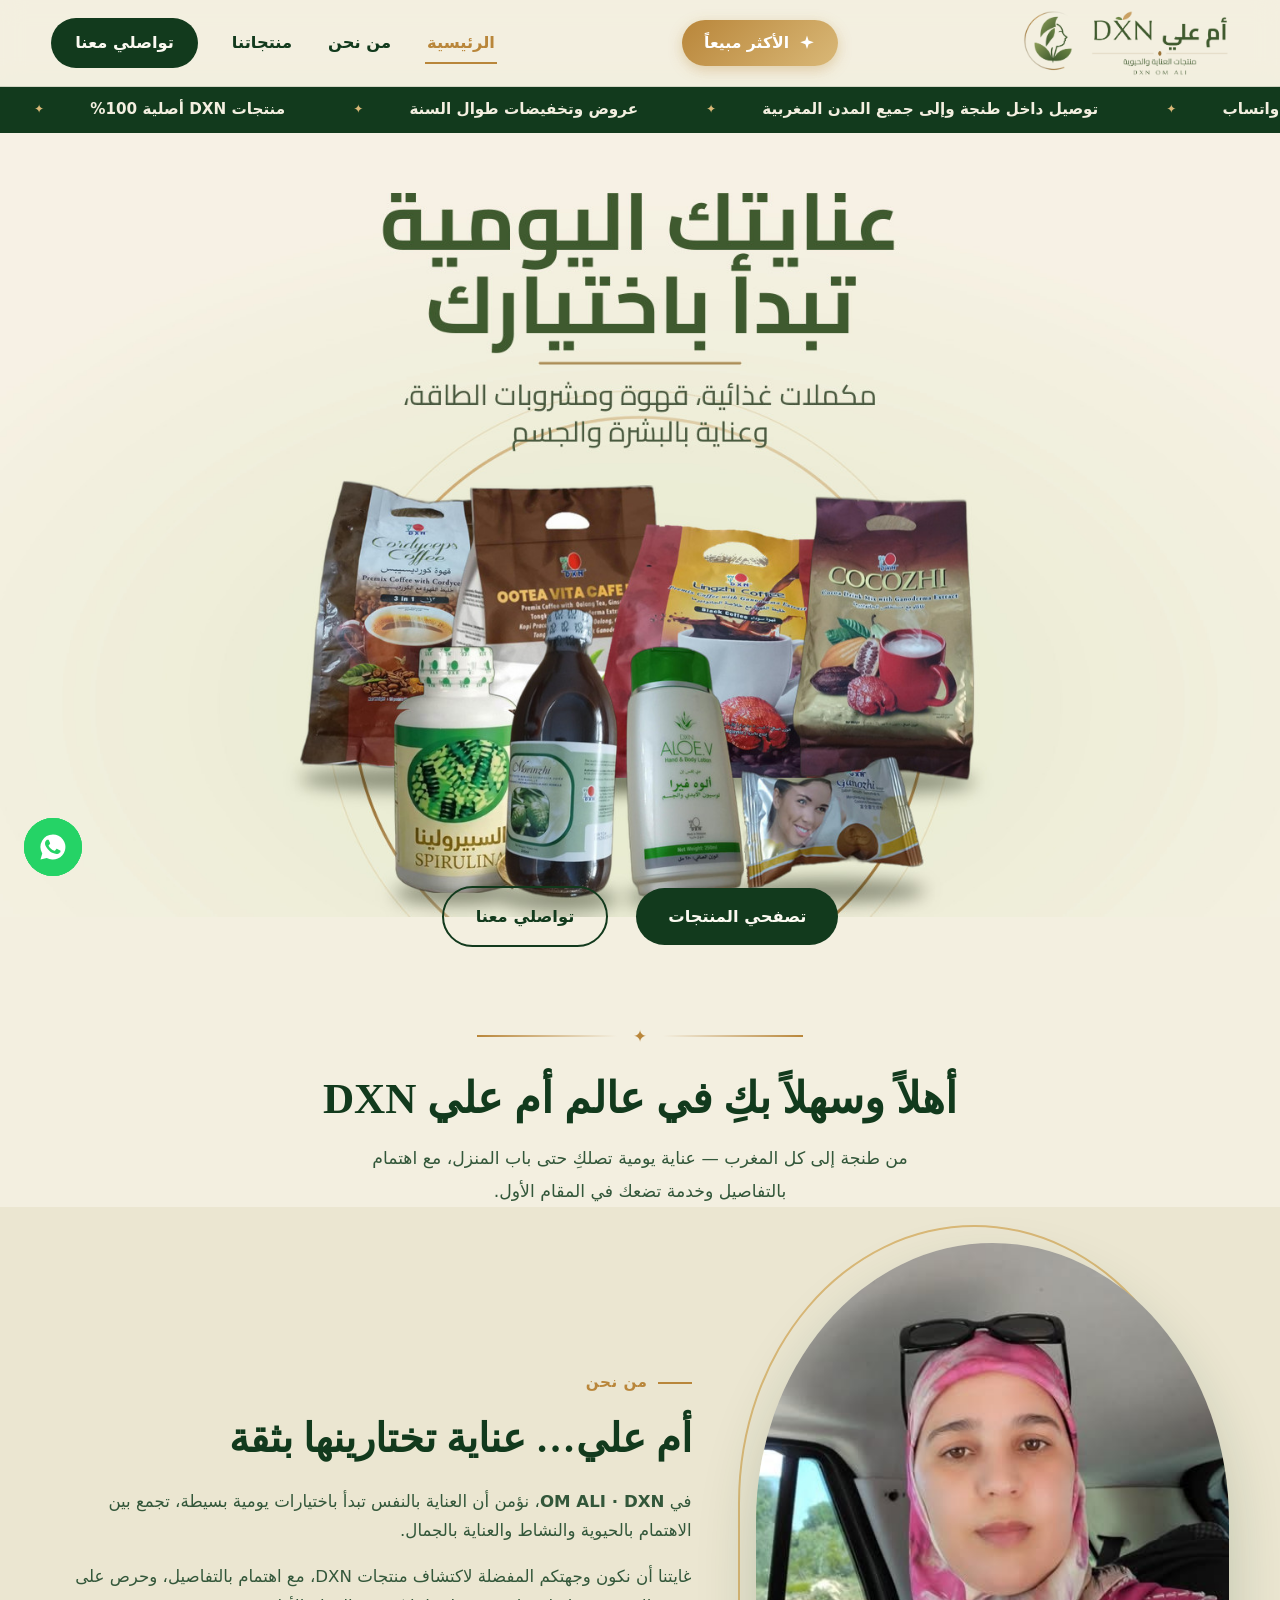
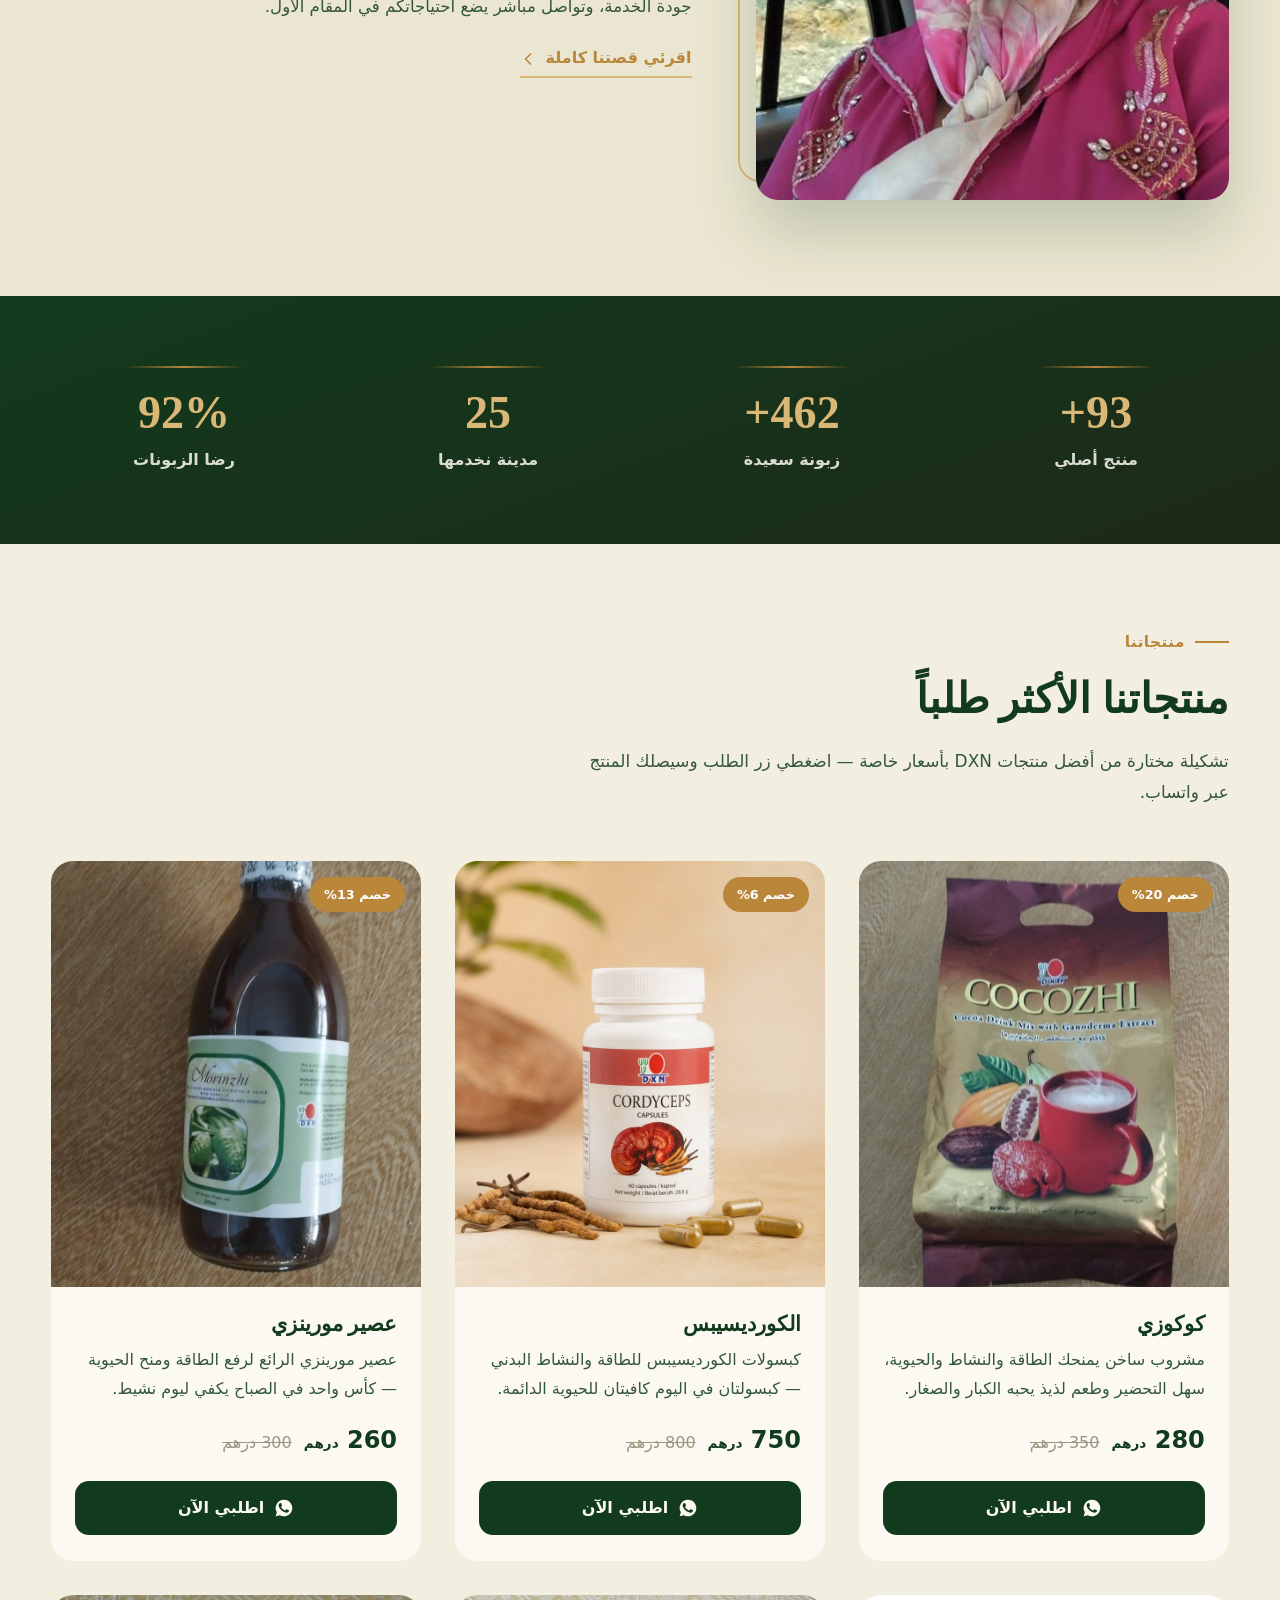
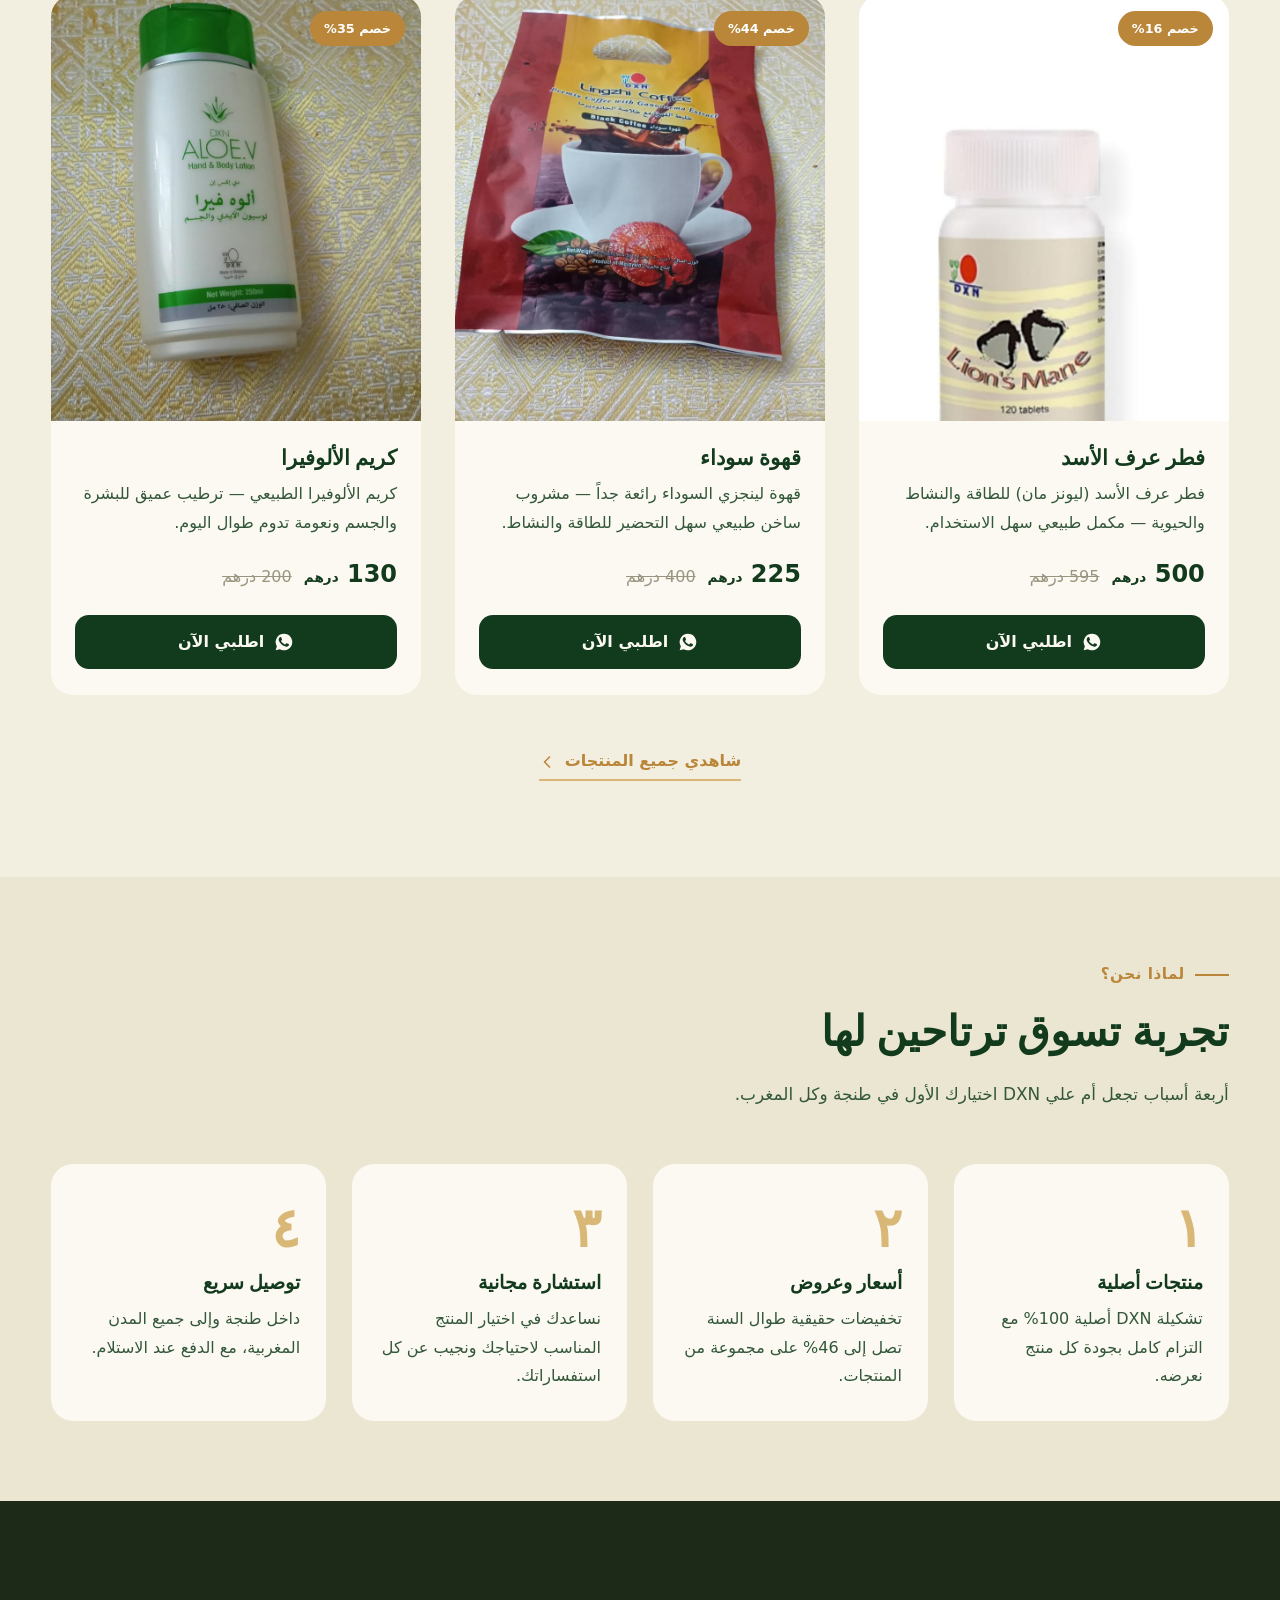
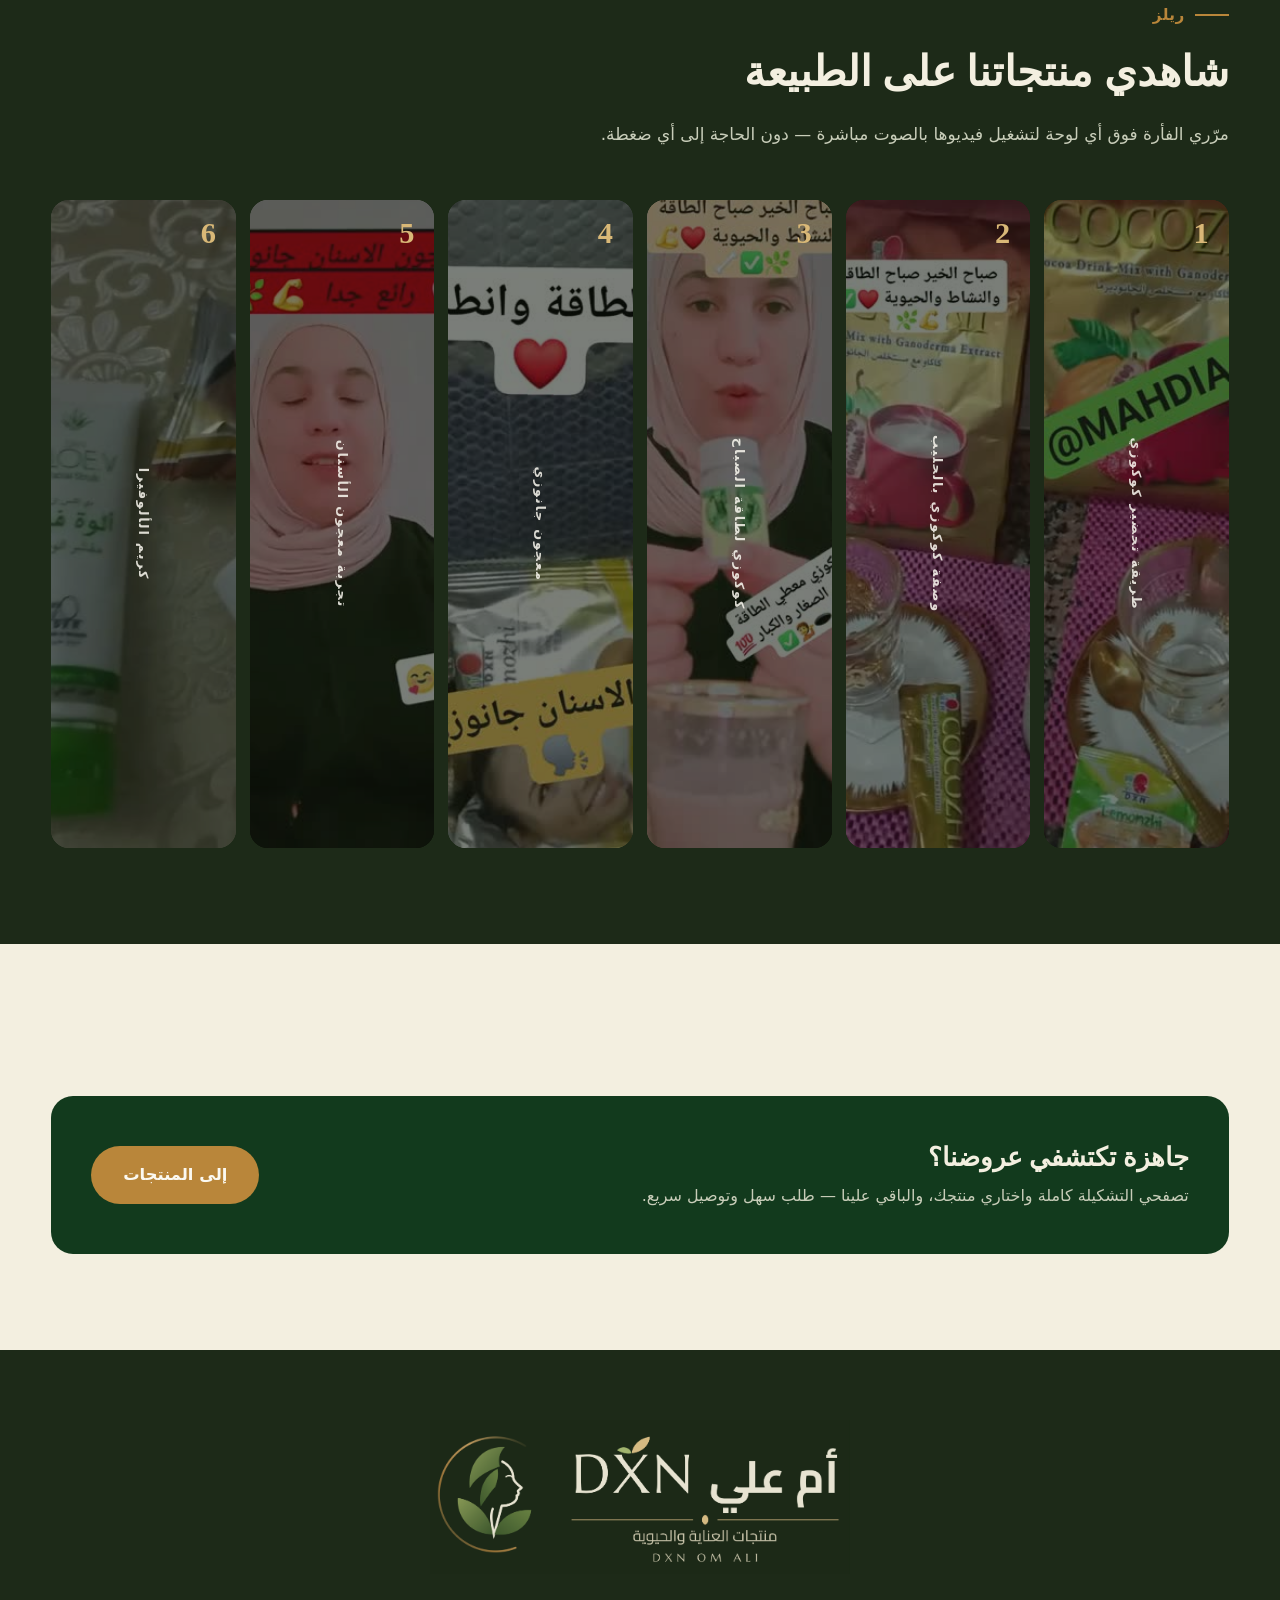
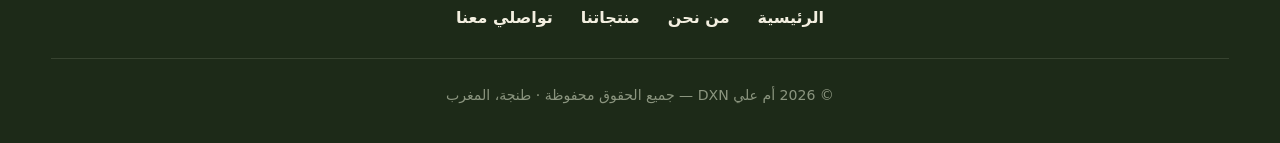
<file: preview-928e9c/index.html>
<!DOCTYPE html>
<html lang="ar" dir="rtl">
<head>
<meta charset="UTF-8">
<meta name="viewport" content="width=device-width, initial-scale=1.0">
<meta name="referrer" content="strict-origin-when-cross-origin">
<meta http-equiv="Content-Security-Policy" content="default-src 'self'; script-src 'self'; style-src 'self' 'unsafe-inline' https://fonts.googleapis.com; font-src https://fonts.gstatic.com; img-src 'self' data:; media-src 'self'; connect-src 'self'; object-src 'none'; base-uri 'self'; form-action 'self'">
<title>أم علي DXN | منتجات DXN العضوية والصحية في طنجة – مكملات غذائية، قهوة، عناية بالبشرة</title>
<meta name="description" content="متجر أم علي DXN في طنجة، المغرب: مكملات غذائية، قهوة DXN، مشروبات الطاقة، عصير مورينزي، فطر عرف الأسد، ومنتجات العناية بالبشرة والجسم والفم. عروض وأسعار خاصة مع طلب سهل عبر واتساب.">
<meta name="keywords" content="DXN المغرب, أم علي DXN, منتجات DXN طنجة, قهوة الكورديسيبس, كوكوزي, عصير مورينزي, فطر عرف الأسد, صابون جانوزي, معجون جانوزي, مكملات غذائية طنجة, ganoderma, مكملات DXN">
<meta name="robots" content="index, follow">
<meta name="author" content="OM ALI · DXN">
<link rel="canonical" href="https://oumali-dxn.ma/">
<meta property="og:type" content="website" />
<meta property="og:url" content="https://dxnomali.nexoora.agency/" />
<meta property="og:title" content="أم علي DXN | عنايتك اليومية تبدأ باختيارك" />
<meta property="og:description" content="تشكيلة DXN من المكملات الغذائية ومشروبات القهوة والطاقة ومنتجات العناية بالبشرة والجسم — عروض مميزة وطلب سهل عبر واتساب من طنجة إلى كل المغرب." />
<meta property="og:image" content="https://dxnomali.nexoora.agency/assets/img/og-image.jpg" />
<meta property="og:image:width" content="1200" />
<meta property="og:image:height" content="630" />
<meta property="og:locale" content="ar_MA" />
<meta name="twitter:card" content="summary_large_image" />
<link rel="icon" type="image/png" href="assets/logo.png">
<link rel="preconnect" href="https://fonts.googleapis.com">
<link rel="preconnect" href="https://fonts.gstatic.com" crossorigin>
<link href="https://fonts.googleapis.com/css2?family=Tajawal:wght@400;500;700;800&family=El+Messiri:wght@500;600;700&display=swap" rel="stylesheet">
<link rel="stylesheet" href="assets/style.css">
<script type="application/ld+json">
{
  "@context": "https://schema.org",
  "@type": "Store",
  "name": "OM ALI · DXN",
  "alternateName": "أم علي DXN",
  "description": "متجر متخصص في منتجات DXN: مكملات غذائية، قهوة ومشروبات طاقة، ومنتجات عناية بالبشرة والجسم والفم.",
  "image": "assets/hero-home-desktop.jpg",
  "logo": "assets/logo.png",
  "telephone": "+212717740702",
  "email": "oum.ali.wellnss@gmail.com",
  "address": {
    "@type": "PostalAddress",
    "addressLocality": "طنجة",
    "addressCountry": "MA"
  },
  "sameAs": ["https://web.facebook.com/profile.php?id=61591516095722"],
  "priceRange": "55 - 750 MAD"
}
</script>
</head>
<body>

<!-- ===== Header ===== -->
<header id="header">
  <div class="container nav-wrap">
    <a href="index.html" class="brand" aria-label="أم علي DXN - الرئيسية">
      <img src="assets/logo.png" alt="شعار أم علي DXN - منتجات العناية والحيوية">
    </a>
    <a href="index.html#home-products" class="nav-badge" aria-label="الأكثر مبيعاً - المنتجات الأكثر طلباً">
      <svg class="spark" viewBox="0 0 24 24" fill="currentColor" aria-hidden="true"><path d="M12 2l2.1 6.5L21 11l-6.9 2.5L12 20l-2.1-6.5L3 11l6.9-2.5z"/></svg>
      الأكثر مبيعاً
    </a>
    <nav class="main-nav" id="mainNav" aria-label="التنقل الرئيسي">
      <a href="index.html" class="active" aria-current="page">الرئيسية</a>
      <a href="about.html">من نحن</a>
      <a href="products.html">منتجاتنا</a>
      <a href="contact.html" class="nav-cta">تواصلي معنا</a>
    </nav>
    <button class="burger" id="burger" aria-label="فتح القائمة" aria-expanded="false">
      <span></span><span></span><span></span>
    </button>
  </div>
</header>

<!-- ===== Ticker ===== -->
<div class="ticker" aria-hidden="true">
  <div class="ticker-track" id="tickerTrack">
    <span>منتجات DXN أصلية 100%</span>
    <span>عروض وتخفيضات طوال السنة</span>
    <span>توصيل داخل طنجة وإلى جميع المدن المغربية</span>
    <span>طلب سهل عبر واتساب</span>
    <span>استشارة مجانية لاختيار المنتج المناسب</span>
  </div>
</div>

<!-- ===== Hero ===== -->
<section class="hero" id="home" style="padding:0">
  <picture class="hero-banner">
    <source media="(max-width:860px)" srcset="assets/hero-home-mobile.jpg">
    <source media="(max-width:1280px)" srcset="assets/hero-home-tablette.jpg">
    <img src="assets/hero-home-desktop.jpg" alt="عنايتك اليومية تبدأ باختيارك — تشكيلة منتجات DXN من أم علي: مكملات غذائية، قهوة ومشروبات الطاقة، وعناية بالبشرة والجسم" fetchpriority="high">
  </picture>
</section>

<!-- ===== Hero CTA ===== -->
<div class="hero-cta">
  <a href="products.html" class="btn btn-primary">تصفحي المنتجات</a>
  <a href="contact.html" class="btn btn-ghost">تواصلي معنا</a>
</div>

<!-- ===== عنوان ما بعد الهيرو ===== -->
<div class="after-hero container">
  <div class="orn" aria-hidden="true">✦</div>
  <h2>أهلاً وسهلاً بكِ في عالم أم علي DXN</h2>
  <p>من طنجة إلى كل المغرب — عناية يومية تصلكِ حتى باب المنزل، مع اهتمام بالتفاصيل وخدمة تضعك في المقام الأول.</p>
</div>

<!-- ===== About (مباشرة بعد الهيرو) ===== -->
<section id="about-teaser" style="padding-top:36px">
  <div class="container about-grid">
    <div class="about-photo reveal">
      <img src="assets/um-ali.jpg" alt="أم علي - صاحبة متجر DXN أم علي بطنجة" loading="lazy">
    </div>
    <div class="about-copy reveal">
      <span class="kicker">من نحن</span>
      <h2>أم علي… عناية تختارينها بثقة</h2>
      <p>في <strong>OM ALI · DXN</strong>، نؤمن أن العناية بالنفس تبدأ باختيارات يومية بسيطة، تجمع بين الاهتمام بالحيوية والنشاط والعناية بالجمال.</p>
      <p>غايتنا أن نكون وجهتكم المفضلة لاكتشاف منتجات DXN، مع اهتمام بالتفاصيل، وحرص على جودة الخدمة، وتواصل مباشر يضع احتياجاتكم في المقام الأول.</p>
      <a class="link-line" href="about.html">اقرئي قصتنا كاملة
        <svg viewBox="0 0 24 24" fill="currentColor"><path d="M15.4 5.4 14 4l-8 8 8 8 1.4-1.4L8.8 12z"/></svg>
      </a>
    </div>
  </div>
</section>

<!-- ===== أرقام تتحدث عنا ===== -->
<section class="numbers" aria-label="أرقام وإنجازات أم علي DXN">
  <div class="container">
    <div class="numbers-grid"></div>
  </div>
</section>

<!-- ===== Products (6 منتجات) ===== -->
<section id="home-products" style="padding-top:80px">
  <div class="container">
    <span class="kicker reveal">منتجاتنا</span>
    <h2 class="sec-title reveal">منتجاتنا الأكثر طلباً</h2>
    <p class="sec-sub reveal">تشكيلة مختارة من أفضل منتجات DXN بأسعار خاصة — اضغطي زر الطلب وسيصلك المنتج عبر واتساب.</p>

    <div class="prod-grid">
      <article class="card reveal">
        <div class="card-img">
          <span class="card-badge">خصم 20%</span>
          <img src="assets/p-cocozhi.jpg" alt="كوكوزي DXN - مشروب الكاكاو بالغانوديرما" loading="lazy">
        </div>
        <div class="card-body">
          <h3>كوكوزي</h3>
          <p class="desc">مشروب ساخن يمنحك الطاقة والنشاط والحيوية، سهل التحضير وطعم لذيذ يحبه الكبار والصغار.</p>
          <div class="price-row"><span class="price">280 <small>درهم</small></span><span class="old-price">350 درهم</span></div>
          <a class="btn-order" href="https://wa.me/212717740702?text=%D9%85%D8%B1%D8%AD%D8%A8%D8%A7%D9%8B%20%D8%A3%D9%85%20%D8%B9%D9%84%D9%8A%D8%8C%20%D8%A3%D8%B1%D9%8A%D8%AF%20%D8%B7%D9%84%D8%A8%20%D9%85%D9%86%D8%AA%D8%AC%3A%20%D9%83%D9%88%D9%83%D9%88%D8%B2%D9%8A" target="_blank" rel="noopener" aria-label="اطلبي كوكوزي عبر واتساب"><svg viewBox="0 0 24 24" fill="currentColor"><path d="M12 2a10 10 0 0 0-8.6 15.1L2 22l5-1.3A10 10 0 1 0 12 2Zm5.5 14.2c-.2.7-1.3 1.3-1.9 1.4-.5 0-1.1.2-3.6-.8-3-1.2-5-4.3-5.1-4.5-.2-.2-1.3-1.7-1.3-3.2s.8-2.3 1.1-2.6c.3-.3.6-.4.8-.4h.6c.2 0 .4 0 .6.5l.9 2.1c.1.2.1.4 0 .6l-.4.6-.5.5c-.2.2-.3.4-.1.7.2.3.8 1.4 1.8 2.2 1.3 1.1 2.3 1.5 2.6 1.6.3.1.5.1.7-.1l1-1.2c.2-.3.4-.2.7-.1l2 1c.3.1.5.2.6.4 0 .1 0 .7-.2 1.5Z"/></svg>اطلبي الآن</a>
        </div>
      </article>

      <article class="card reveal">
        <div class="card-img">
          <span class="card-badge">خصم 6%</span>
          <img src="assets/p-cordyceps.jpg" alt="كبسولات الكورديسيبس DXN للطاقة والنشاط البدني" loading="lazy">
        </div>
        <div class="card-body">
          <h3>الكورديسيبس</h3>
          <p class="desc">كبسولات الكورديسيبس للطاقة والنشاط البدني — كبسولتان في اليوم كافيتان للحيوية الدائمة.</p>
          <div class="price-row"><span class="price">750 <small>درهم</small></span><span class="old-price">800 درهم</span></div>
          <a class="btn-order" href="https://wa.me/212717740702?text=%D9%85%D8%B1%D8%AD%D8%A8%D8%A7%D9%8B%20%D8%A3%D9%85%20%D8%B9%D9%84%D9%8A%D8%8C%20%D8%A3%D8%B1%D9%8A%D8%AF%20%D8%B7%D9%84%D8%A8%20%D9%85%D9%86%D8%AA%D8%AC%3A%20%D8%A7%D9%84%D9%83%D9%88%D8%B1%D8%AF%D9%8A%D8%B3%D9%8A%D8%A8%D8%B3" target="_blank" rel="noopener" aria-label="اطلبي الكورديسيبس عبر واتساب"><svg viewBox="0 0 24 24" fill="currentColor"><path d="M12 2a10 10 0 0 0-8.6 15.1L2 22l5-1.3A10 10 0 1 0 12 2Zm5.5 14.2c-.2.7-1.3 1.3-1.9 1.4-.5 0-1.1.2-3.6-.8-3-1.2-5-4.3-5.1-4.5-.2-.2-1.3-1.7-1.3-3.2s.8-2.3 1.1-2.6c.3-.3.6-.4.8-.4h.6c.2 0 .4 0 .6.5l.9 2.1c.1.2.1.4 0 .6l-.4.6-.5.5c-.2.2-.3.4-.1.7.2.3.8 1.4 1.8 2.2 1.3 1.1 2.3 1.5 2.6 1.6.3.1.5.1.7-.1l1-1.2c.2-.3.4-.2.7-.1l2 1c.3.1.5.2.6.4 0 .1 0 .7-.2 1.5Z"/></svg>اطلبي الآن</a>
        </div>
      </article>

      <article class="card reveal">
        <div class="card-img">
          <span class="card-badge">خصم 13%</span>
          <img src="assets/p-morinzhi.jpg" alt="عصير مورينزي DXN لرفع الطاقة والحيوية" loading="lazy">
        </div>
        <div class="card-body">
          <h3>عصير مورينزي</h3>
          <p class="desc">عصير مورينزي الرائع لرفع الطاقة ومنح الحيوية — كأس واحد في الصباح يكفي ليوم نشيط.</p>
          <div class="price-row"><span class="price">260 <small>درهم</small></span><span class="old-price">300 درهم</span></div>
          <a class="btn-order" href="https://wa.me/212717740702?text=%D9%85%D8%B1%D8%AD%D8%A8%D8%A7%D9%8B%20%D8%A3%D9%85%20%D8%B9%D9%84%D9%8A%D8%8C%20%D8%A3%D8%B1%D9%8A%D8%AF%20%D8%B7%D9%84%D8%A8%20%D9%85%D9%86%D8%AA%D8%AC%3A%20%D8%B9%D8%B5%D9%8A%D8%B1%20%D9%85%D9%88%D8%B1%D9%8A%D9%86%D8%B2%D9%8A" target="_blank" rel="noopener" aria-label="اطلبي عصير مورينزي عبر واتساب"><svg viewBox="0 0 24 24" fill="currentColor"><path d="M12 2a10 10 0 0 0-8.6 15.1L2 22l5-1.3A10 10 0 1 0 12 2Zm5.5 14.2c-.2.7-1.3 1.3-1.9 1.4-.5 0-1.1.2-3.6-.8-3-1.2-5-4.3-5.1-4.5-.2-.2-1.3-1.7-1.3-3.2s.8-2.3 1.1-2.6c.3-.3.6-.4.8-.4h.6c.2 0 .4 0 .6.5l.9 2.1c.1.2.1.4 0 .6l-.4.6-.5.5c-.2.2-.3.4-.1.7.2.3.8 1.4 1.8 2.2 1.3 1.1 2.3 1.5 2.6 1.6.3.1.5.1.7-.1l1-1.2c.2-.3.4-.2.7-.1l2 1c.3.1.5.2.6.4 0 .1 0 .7-.2 1.5Z"/></svg>اطلبي الآن</a>
        </div>
      </article>

      <article class="card reveal">
        <div class="card-img">
          <span class="card-badge">خصم 16%</span>
          <img src="assets/p-lionsmane.jpg" alt="فطر عرف الأسد DXN - ليونز مان للطاقة والحيوية" loading="lazy">
        </div>
        <div class="card-body">
          <h3>فطر عرف الأسد</h3>
          <p class="desc">فطر عرف الأسد (ليونز مان) للطاقة والنشاط والحيوية — مكمل طبيعي سهل الاستخدام.</p>
          <div class="price-row"><span class="price">500 <small>درهم</small></span><span class="old-price">595 درهم</span></div>
          <a class="btn-order" href="https://wa.me/212717740702?text=%D9%85%D8%B1%D8%AD%D8%A8%D8%A7%D9%8B%20%D8%A3%D9%85%20%D8%B9%D9%84%D9%8A%D8%8C%20%D8%A3%D8%B1%D9%8A%D8%AF%20%D8%B7%D9%84%D8%A8%20%D9%85%D9%86%D8%AA%D8%AC%3A%20%D9%81%D8%B7%D8%B1%20%D8%B9%D8%B1%D9%81%20%D8%A7%D9%84%D8%A3%D8%B3%D8%AF" target="_blank" rel="noopener" aria-label="اطلبي فطر عرف الأسد عبر واتساب"><svg viewBox="0 0 24 24" fill="currentColor"><path d="M12 2a10 10 0 0 0-8.6 15.1L2 22l5-1.3A10 10 0 1 0 12 2Zm5.5 14.2c-.2.7-1.3 1.3-1.9 1.4-.5 0-1.1.2-3.6-.8-3-1.2-5-4.3-5.1-4.5-.2-.2-1.3-1.7-1.3-3.2s.8-2.3 1.1-2.6c.3-.3.6-.4.8-.4h.6c.2 0 .4 0 .6.5l.9 2.1c.1.2.1.4 0 .6l-.4.6-.5.5c-.2.2-.3.4-.1.7.2.3.8 1.4 1.8 2.2 1.3 1.1 2.3 1.5 2.6 1.6.3.1.5.1.7-.1l1-1.2c.2-.3.4-.2.7-.1l2 1c.3.1.5.2.6.4 0 .1 0 .7-.2 1.5Z"/></svg>اطلبي الآن</a>
        </div>
      </article>

      <article class="card reveal">
        <div class="card-img">
          <span class="card-badge">خصم 44%</span>
          <img src="assets/p-black-coffee.jpg" alt="قهوة لينجزي السوداء DXN - قهوة طبيعية سهلة التحضير" loading="lazy">
        </div>
        <div class="card-body">
          <h3>قهوة سوداء</h3>
          <p class="desc">قهوة لينجزي السوداء رائعة جداً — مشروب ساخن طبيعي سهل التحضير للطاقة والنشاط.</p>
          <div class="price-row"><span class="price">225 <small>درهم</small></span><span class="old-price">400 درهم</span></div>
          <a class="btn-order" href="https://wa.me/212717740702?text=%D9%85%D8%B1%D8%AD%D8%A8%D8%A7%D9%8B%20%D8%A3%D9%85%20%D8%B9%D9%84%D9%8A%D8%8C%20%D8%A3%D8%B1%D9%8A%D8%AF%20%D8%B7%D9%84%D8%A8%20%D9%85%D9%86%D8%AA%D8%AC%3A%20%D9%82%D9%87%D9%88%D8%A9%20%D8%B3%D9%88%D8%AF%D8%A7%D8%A1" target="_blank" rel="noopener" aria-label="اطلبي قهوة سوداء عبر واتساب"><svg viewBox="0 0 24 24" fill="currentColor"><path d="M12 2a10 10 0 0 0-8.6 15.1L2 22l5-1.3A10 10 0 1 0 12 2Zm5.5 14.2c-.2.7-1.3 1.3-1.9 1.4-.5 0-1.1.2-3.6-.8-3-1.2-5-4.3-5.1-4.5-.2-.2-1.3-1.7-1.3-3.2s.8-2.3 1.1-2.6c.3-.3.6-.4.8-.4h.6c.2 0 .4 0 .6.5l.9 2.1c.1.2.1.4 0 .6l-.4.6-.5.5c-.2.2-.3.4-.1.7.2.3.8 1.4 1.8 2.2 1.3 1.1 2.3 1.5 2.6 1.6.3.1.5.1.7-.1l1-1.2c.2-.3.4-.2.7-.1l2 1c.3.1.5.2.6.4 0 .1 0 .7-.2 1.5Z"/></svg>اطلبي الآن</a>
        </div>
      </article>

      <article class="card reveal">
        <div class="card-img">
          <span class="card-badge">خصم 35%</span>
          <img src="assets/p-aloev.jpg" alt="كريم الألوفيرا DXN - ترطيب عميق للبشرة والجسم" loading="lazy">
        </div>
        <div class="card-body">
          <h3>كريم الألوفيرا</h3>
          <p class="desc">كريم الألوفيرا الطبيعي — ترطيب عميق للبشرة والجسم ونعومة تدوم طوال اليوم.</p>
          <div class="price-row"><span class="price">130 <small>درهم</small></span><span class="old-price">200 درهم</span></div>
          <a class="btn-order" href="https://wa.me/212717740702?text=%D9%85%D8%B1%D8%AD%D8%A8%D8%A7%D9%8B%20%D8%A3%D9%85%20%D8%B9%D9%84%D9%8A%D8%8C%20%D8%A3%D8%B1%D9%8A%D8%AF%20%D8%B7%D9%84%D8%A8%20%D9%85%D9%86%D8%AA%D8%AC%3A%20%D9%83%D8%B1%D9%8A%D9%85%20%D8%A7%D9%84%D8%A3%D9%84%D9%88%D9%81%D9%8A%D8%B1%D8%A7" target="_blank" rel="noopener" aria-label="اطلبي كريم الألوفيرا عبر واتساب"><svg viewBox="0 0 24 24" fill="currentColor"><path d="M12 2a10 10 0 0 0-8.6 15.1L2 22l5-1.3A10 10 0 1 0 12 2Zm5.5 14.2c-.2.7-1.3 1.3-1.9 1.4-.5 0-1.1.2-3.6-.8-3-1.2-5-4.3-5.1-4.5-.2-.2-1.3-1.7-1.3-3.2s.8-2.3 1.1-2.6c.3-.3.6-.4.8-.4h.6c.2 0 .4 0 .6.5l.9 2.1c.1.2.1.4 0 .6l-.4.6-.5.5c-.2.2-.3.4-.1.7.2.3.8 1.4 1.8 2.2 1.3 1.1 2.3 1.5 2.6 1.6.3.1.5.1.7-.1l1-1.2c.2-.3.4-.2.7-.1l2 1c.3.1.5.2.6.4 0 .1 0 .7-.2 1.5Z"/></svg>اطلبي الآن</a>
        </div>
      </article>
    </div>

    <div style="text-align:center;margin-top:46px">
      <a class="link-line" href="products.html">شاهدي جميع المنتجات
        <svg viewBox="0 0 24 24" fill="currentColor"><path d="M15.4 5.4 14 4l-8 8 8 8 1.4-1.4L8.8 12z"/></svg>
      </a>
    </div>
  </div>
</section>

<!-- ===== لماذا نحن؟ تجربة تسوق ترتاحين لها ===== -->
<section id="why" style="background:var(--cream-2);padding:80px 0">
  <div class="container">
    <span class="kicker reveal">لماذا نحن؟</span>
    <h2 class="sec-title reveal">تجربة تسوق ترتاحين لها</h2>
    <p class="sec-sub reveal">أربعة أسباب تجعل أم علي DXN اختيارك الأول في طنجة وكل المغرب.</p>
    <div class="steps">
      <div class="step reveal"><h3>منتجات أصلية</h3><p>تشكيلة DXN أصلية 100% مع التزام كامل بجودة كل منتج نعرضه.</p></div>
      <div class="step reveal"><h3>أسعار وعروض</h3><p>تخفيضات حقيقية طوال السنة تصل إلى 46% على مجموعة من المنتجات.</p></div>
      <div class="step reveal"><h3>استشارة مجانية</h3><p>نساعدك في اختيار المنتج المناسب لاحتياجك ونجيب عن كل استفساراتك.</p></div>
      <div class="step reveal"><h3>توصيل سريع</h3><p>داخل طنجة وإلى جميع المدن المغربية، مع الدفع عند الاستلام.</p></div>
    </div>
  </div>
</section>

<!-- ===== Reels (hover يفتح الفيديو ويشغّل صوته) ===== -->
<section id="reels">
  <div class="container">
    <span class="kicker reveal">ريلز</span>
    <h2 class="sec-title reveal">شاهدي منتجاتنا على الطبيعة</h2>
    <p class="sec-sub reveal">مرّري الفأرة فوق أي لوحة لتشغيل فيديوها بالصوت مباشرة — دون الحاجة إلى أي ضغطة.</p>
    <div class="rgallery" id="rgallery">
      <button type="button" class="rpanel" aria-expanded="false">
        <video data-src="assets/reels/reel-cocozhi-1.mp4" poster="assets/reels/reel-cocozhi-1.jpg" muted loop playsinline preload="none"></video>
        <span class="rp-shade"></span>
        <span class="rp-num">1</span>
        <span class="rp-vtitle">طريقة تحضير كوكوزي</span>
        <span class="rp-htitle">طريقة تحضير كوكوزي</span>
        <span class="rp-caption"><h3>طريقة تحضير كوكوزي</h3><p>خطوات بسيطة لمشروبك الساخن المفضل بالغانوديرما.</p></span>
        <span class="rp-sound" role="button" tabindex="0" aria-label="تفعيل أو كتم الصوت"></span>
      </button>
      <button type="button" class="rpanel" aria-expanded="false">
        <video data-src="assets/reels/reel-cocozhi-2.mp4" poster="assets/reels/reel-cocozhi-2.jpg" muted loop playsinline preload="none"></video>
        <span class="rp-shade"></span>
        <span class="rp-num">2</span>
        <span class="rp-vtitle">وصفة كوكوزي بالحليب</span>
        <span class="rp-htitle">وصفة كوكوزي بالحليب</span>
        <span class="rp-caption"><h3>وصفة كوكوزي بالحليب</h3><p>لمسة غنية لطعم أكثر دفئاً يحبه الكبار والصغار.</p></span>
        <span class="rp-sound" role="button" tabindex="0" aria-label="تفعيل أو كتم الصوت"></span>
      </button>
      <button type="button" class="rpanel" aria-expanded="false">
        <video class="op-face" data-src="assets/reels/reel-cocozhi-morning.mp4" poster="assets/reels/reel-cocozhi-morning.jpg" muted loop playsinline preload="none"></video>
        <span class="rp-shade"></span>
        <span class="rp-num">3</span>
        <span class="rp-vtitle">كوكوزي لطاقة الصباح</span>
        <span class="rp-htitle">كوكوزي لطاقة الصباح</span>
        <span class="rp-caption"><h3>كوكوزي لطاقة الصباح</h3><p>ابدئي يومك بنشاط وحيوية مع كوبك الصباحي المفضل.</p></span>
        <span class="rp-sound" role="button" tabindex="0" aria-label="تفعيل أو كتم الصوت"></span>
      </button>
      <button type="button" class="rpanel" aria-expanded="false">
        <video data-src="assets/reels/reel-toothpaste-1.mp4" poster="assets/reels/reel-toothpaste-1.jpg" muted loop playsinline preload="none"></video>
        <span class="rp-shade"></span>
        <span class="rp-num">4</span>
        <span class="rp-vtitle">معجون جانوزي</span>
        <span class="rp-htitle">معجون جانوزي</span>
        <span class="rp-caption"><h3>معجون جانوزي</h3><p>عناية فائقة بالأسنان والفم تمنحك ثقة تدوم طوال اليوم.</p></span>
        <span class="rp-sound" role="button" tabindex="0" aria-label="تفعيل أو كتم الصوت"></span>
      </button>
      <button type="button" class="rpanel" aria-expanded="false">
        <video class="op-face" data-src="assets/reels/reel-toothpaste-2.mp4" poster="assets/reels/reel-toothpaste-2.jpg" muted loop playsinline preload="none"></video>
        <span class="rp-shade"></span>
        <span class="rp-num">5</span>
        <span class="rp-vtitle">تجربة معجون الأسنان</span>
        <span class="rp-htitle">تجربة معجون الأسنان</span>
        <span class="rp-caption"><h3>تجربة معجون الأسنان</h3><p>ماذا قال مستخدمو معجون جانوزي عن تجربتهم؟</p></span>
        <span class="rp-sound" role="button" tabindex="0" aria-label="تفعيل أو كتم الصوت"></span>
      </button>
      <button type="button" class="rpanel" aria-expanded="false">
        <video data-src="assets/reels/reel-aloev.mp4" poster="assets/reels/reel-aloev.jpg" muted loop playsinline preload="none"></video>
        <span class="rp-shade"></span>
        <span class="rp-num">6</span>
        <span class="rp-vtitle">كريم الألوفيرا</span>
        <span class="rp-htitle">كريم الألوفيرا</span>
        <span class="rp-caption"><h3>كريم الألوفيرا</h3><p>ترطيب طبيعي عميق للبشرة والجسم ونعومة تدوم.</p></span>
        <span class="rp-sound" role="button" tabindex="0" aria-label="تفعيل أو كتم الصوت"></span>
      </button>
    </div>
  </div>
</section>

<!-- ===== CTA band ===== -->
<section id="cta">
  <div class="container">
    <div class="wa-band reveal">
      <div>
        <h3>جاهزة تكتشفي عروضنا؟</h3>
        <p>تصفحي التشكيلة كاملة واختاري منتجك، والباقي علينا — طلب سهل وتوصيل سريع.</p>
      </div>
      <a href="products.html" class="btn btn-primary">إلى المنتجات</a>
    </div>
  </div>
</section>

<!-- ===== Footer ===== -->
<footer>
  <div class="container">
    <img class="foot-logo" src="assets/logo-dark.png" alt="أم علي DXN - منتجات العناية والحيوية" loading="lazy">
    <div class="foot-links">
      <a href="index.html">الرئيسية</a>
      <a href="about.html">من نحن</a>
      <a href="products.html">منتجاتنا</a>
      <a href="contact.html">تواصلي معنا</a>
    </div>
    <p class="foot-copy">© 2026 أم علي DXN — جميع الحقوق محفوظة · طنجة، المغرب</p>
  </div>
</footer>

<a class="wa-float" href="https://wa.me/212717740702?text=%D9%85%D8%B1%D8%AD%D8%A8%D8%A7%D9%8B%20%D8%A3%D9%85%20%D8%B9%D9%84%D9%8A" target="_blank" rel="noopener" aria-label="تواصلي معنا عبر واتساب">
  <svg viewBox="0 0 24 24"><path d="M12 2a10 10 0 0 0-8.6 15.1L2 22l5-1.3A10 10 0 1 0 12 2Zm5.5 14.2c-.2.7-1.3 1.3-1.9 1.4-.5 0-1.1.2-3.6-.8-3-1.2-5-4.3-5.1-4.5-.2-.2-1.3-1.7-1.3-3.2s.8-2.3 1.1-2.6c.3-.3.6-.4.8-.4h.6c.2 0 .4 0 .6.5l.9 2.1c.1.2.1.4 0 .6l-.4.6-.5.5c-.2.2-.3.4-.1.7.2.3.8 1.4 1.8 2.2 1.3 1.1 2.3 1.5 2.6 1.6.3.1.5.1.7-.1l1-1.2c.2-.3.4-.2.7-.1l2 1c.3.1.5.2.6.4 0 .1 0 .7-.2 1.5Z"/></svg>
</a>

<script src="assets/reels.js" defer></script>
<script src="assets/main.js"></script>
</body>
</html>
</file>
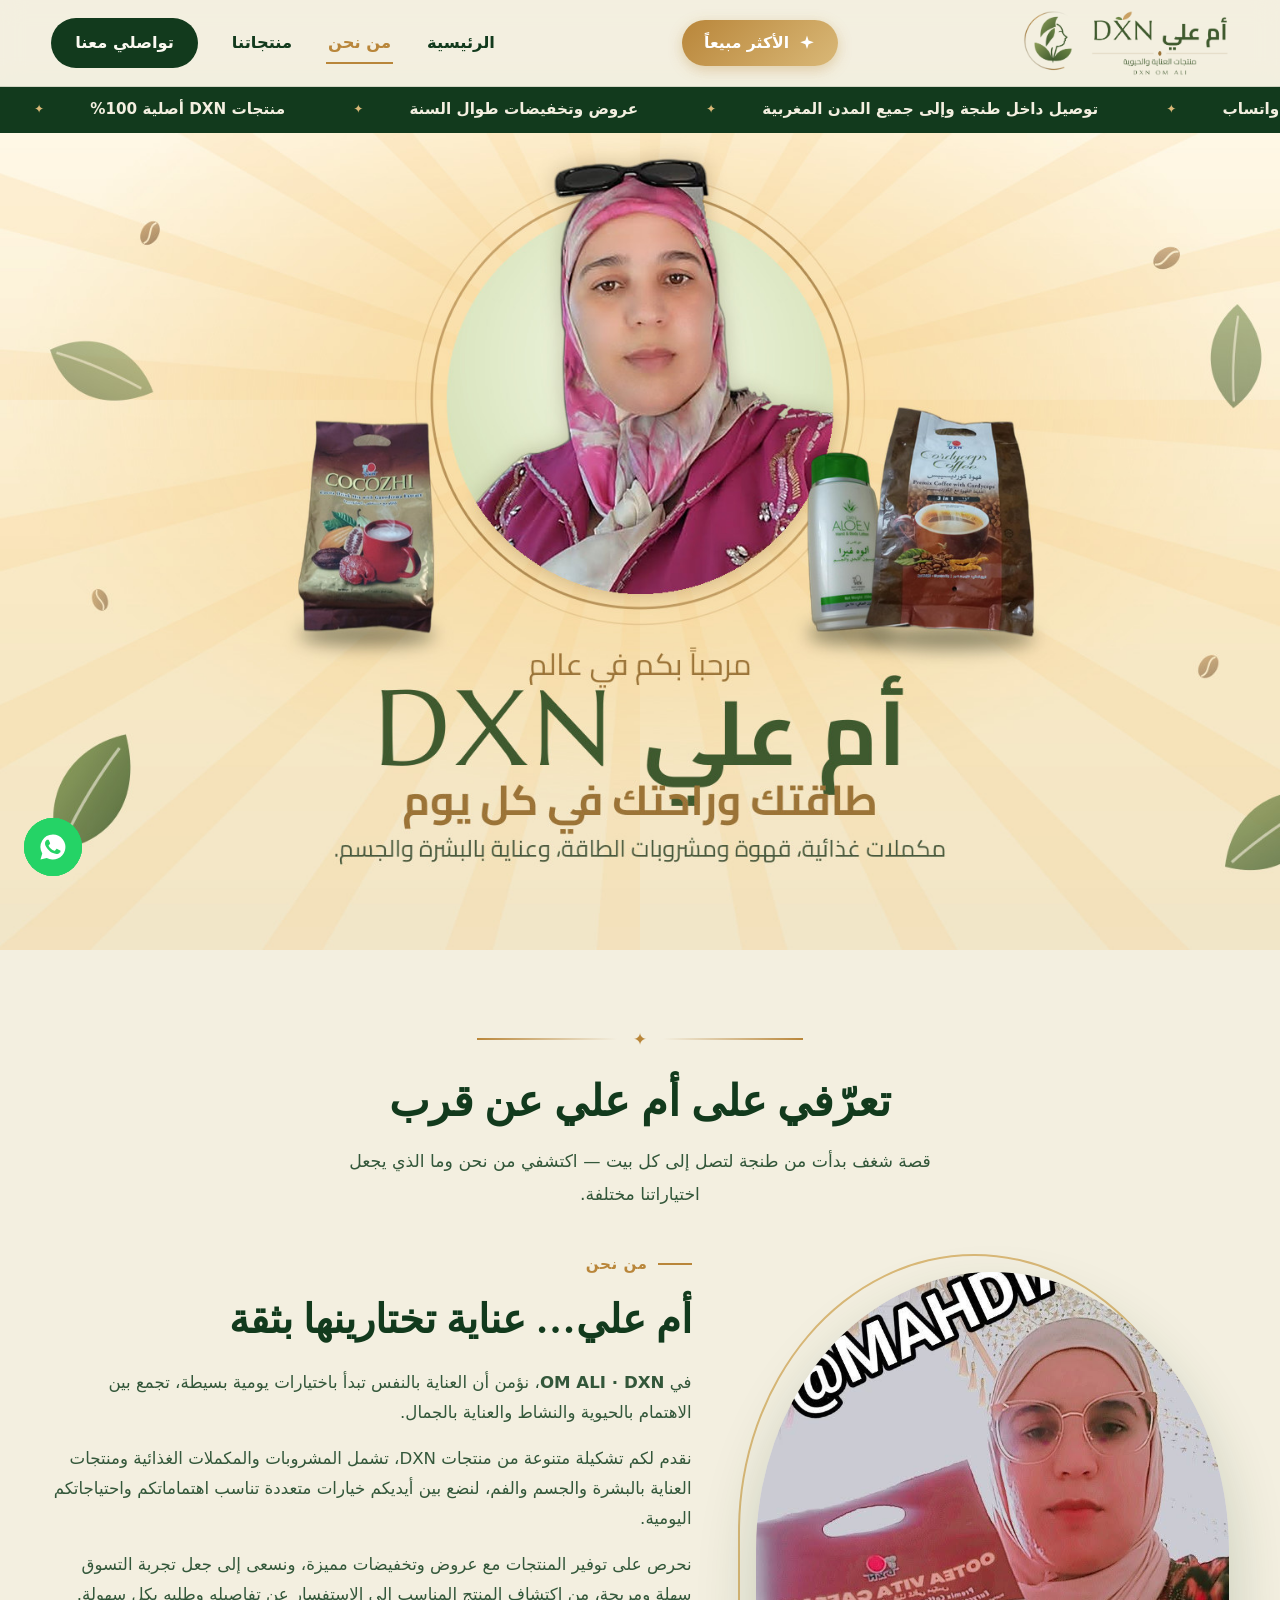
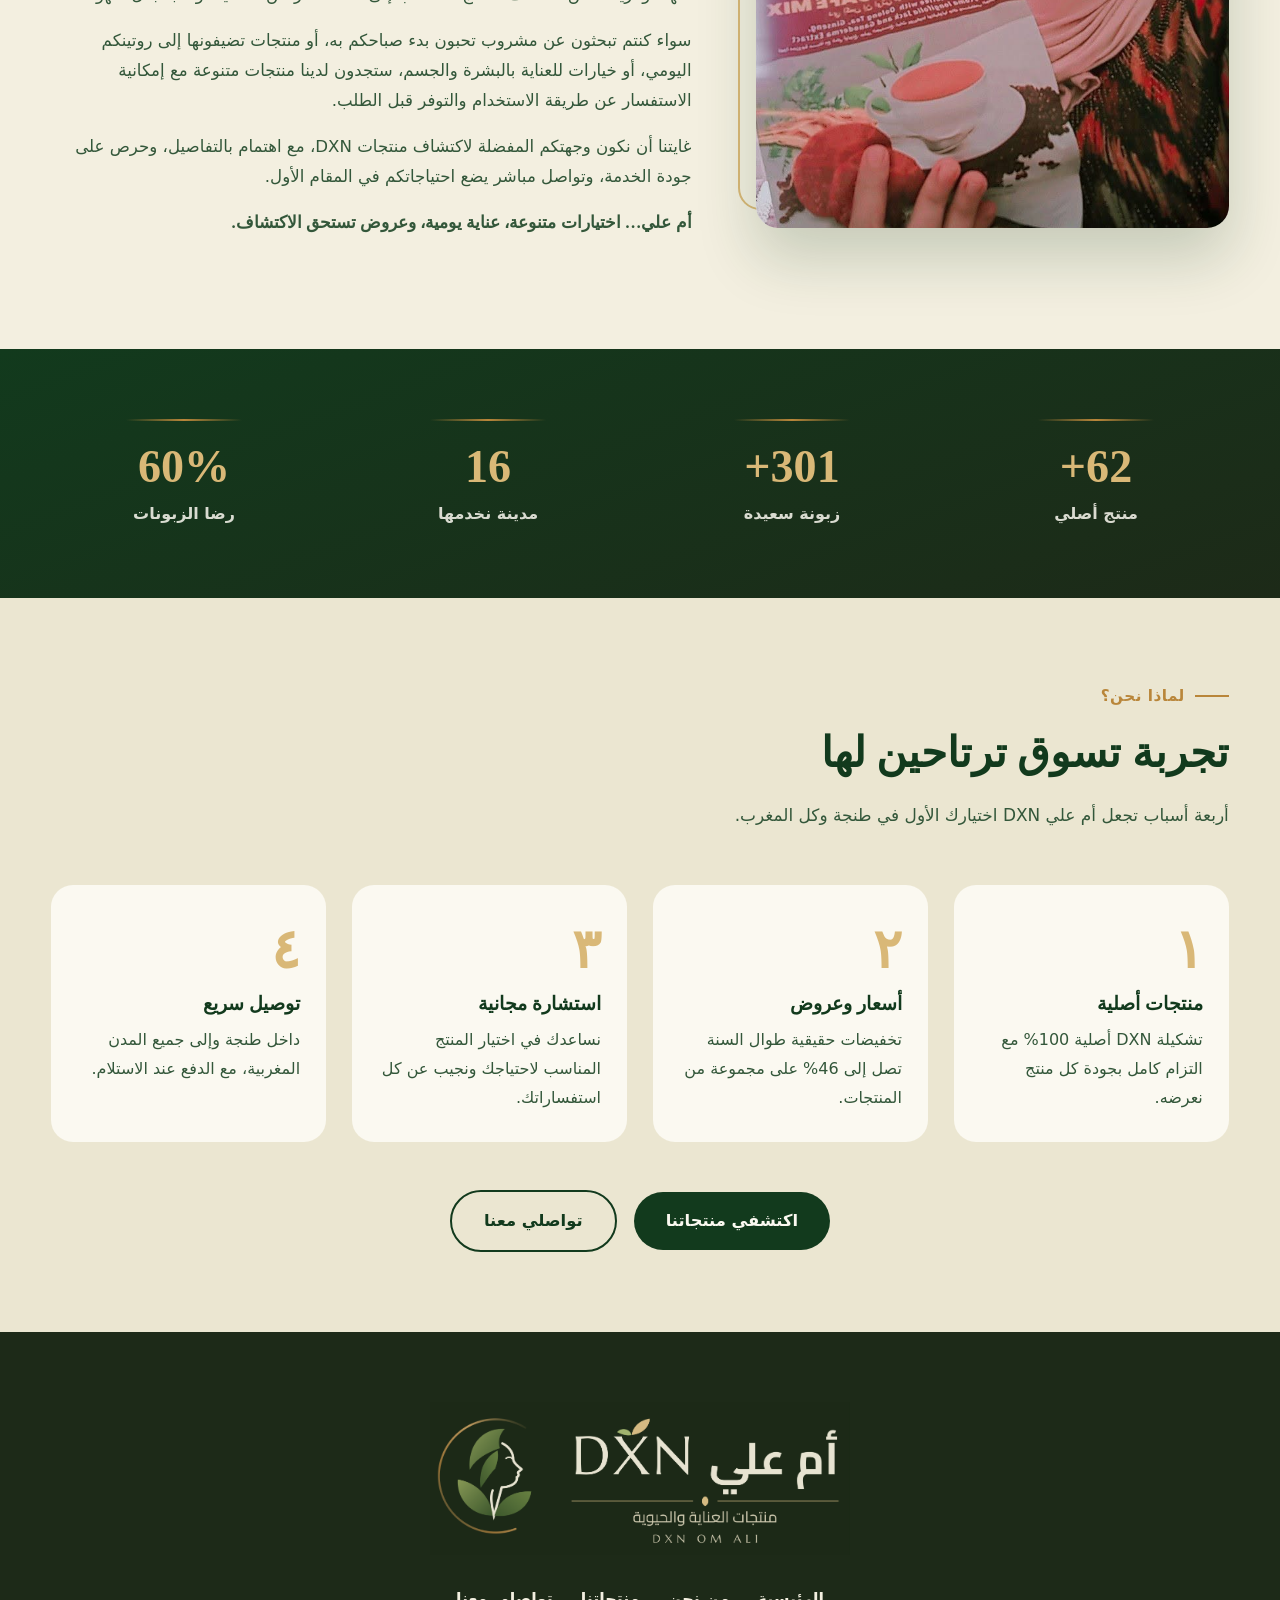
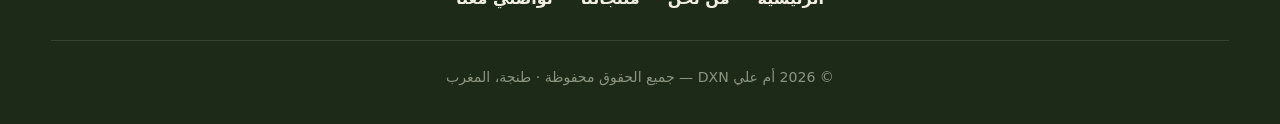
<file: preview-928e9c/about.html>
<!DOCTYPE html>
<html lang="ar" dir="rtl">
<head>
<meta charset="UTF-8">
<meta name="viewport" content="width=device-width, initial-scale=1.0">
<meta name="referrer" content="strict-origin-when-cross-origin">
<meta http-equiv="Content-Security-Policy" content="default-src 'self'; script-src 'self'; style-src 'self' 'unsafe-inline' https://fonts.googleapis.com; font-src https://fonts.gstatic.com; img-src 'self' data:; media-src 'self'; connect-src 'self'; object-src 'none'; base-uri 'self'; form-action 'self'">
<title>من نحن | أم علي DXN – قصتنا ورؤيتنا في العناية اليومية بطنجة</title>
<meta name="description" content="تعرفي على أم علي DXN من طنجة: قصتنا في تقديم منتجات DXN الأصلية من المكملات الغذائية والمشروبات ومنتجات العناية بالبشرة والجسم والفم، مع عروض مميزة وخدمة تضع عملاءنا أولاً.">
<meta name="robots" content="index, follow">
<meta name="author" content="OM ALI · DXN">
<link rel="canonical" href="https://oumali-dxn.ma/about.html">
<meta property="og:type" content="website" />
<meta property="og:url" content="https://dxnomali.nexoora.agency/about.html" />
<meta property="og:title" content="أم علي DXN | من نحن — قصة عناية تبدأ من طنجة" />
<meta property="og:description" content="تعرّفي على أم علي DXN — قصة شغف بالمكملات الغذائية ومشروبات الطاقة ومنتجات العناية، واكتشفي لماذا تثق بنا مئات الزبونات." />
<meta property="og:image" content="https://dxnomali.nexoora.agency/assets/img/og-image.jpg" />
<meta property="og:image:width" content="1200" />
<meta property="og:image:height" content="630" />
<meta property="og:locale" content="ar_MA" />
<meta name="twitter:card" content="summary_large_image" />
<link rel="icon" type="image/png" href="assets/logo.png">
<link rel="preconnect" href="https://fonts.googleapis.com">
<link rel="preconnect" href="https://fonts.gstatic.com" crossorigin>
<link href="https://fonts.googleapis.com/css2?family=Tajawal:wght@400;500;700;800&family=El+Messiri:wght@500;600;700&display=swap" rel="stylesheet">
<link rel="stylesheet" href="assets/style.css">
</head>
<body>

<!-- ===== Header ===== -->
<header id="header">
  <div class="container nav-wrap">
    <a href="index.html" class="brand" aria-label="أم علي DXN - الرئيسية">
      <img src="assets/logo.png" alt="شعار أم علي DXN - منتجات العناية والحيوية">
    </a>
    <a href="index.html#home-products" class="nav-badge" aria-label="الأكثر مبيعاً - المنتجات الأكثر طلباً">
      <svg class="spark" viewBox="0 0 24 24" fill="currentColor" aria-hidden="true"><path d="M12 2l2.1 6.5L21 11l-6.9 2.5L12 20l-2.1-6.5L3 11l6.9-2.5z"/></svg>
      الأكثر مبيعاً
    </a>
    <nav class="main-nav" id="mainNav" aria-label="التنقل الرئيسي">
      <a href="index.html">الرئيسية</a>
      <a href="about.html" class="active" aria-current="page">من نحن</a>
      <a href="products.html">منتجاتنا</a>
      <a href="contact.html" class="nav-cta">تواصلي معنا</a>
    </nav>
    <button class="burger" id="burger" aria-label="فتح القائمة" aria-expanded="false">
      <span></span><span></span><span></span>
    </button>
  </div>
</header>

<!-- ===== Ticker ===== -->
<div class="ticker" aria-hidden="true">
  <div class="ticker-track" id="tickerTrack">
    <span>منتجات DXN أصلية 100%</span>
    <span>عروض وتخفيضات طوال السنة</span>
    <span>توصيل داخل طنجة وإلى جميع المدن المغربية</span>
    <span>طلب سهل عبر واتساب</span>
    <span>استشارة مجانية لاختيار المنتج المناسب</span>
  </div>
</div>

<!-- ===== Page hero ===== -->
<section class="page-hero" style="padding:0;min-height:0">
  <picture class="hero-banner">
    <source media="(max-width:860px)" srcset="assets/hero-about-mobile.jpg">
    <source media="(max-width:1280px)" srcset="assets/hero-about-tablette.jpg">
    <img src="assets/hero-about-desktop.jpg" alt="مرحباً بكم في عالم أم علي DXN — طاقتك وراحتك في كل يوم" fetchpriority="high">
  </picture>
</section>

<!-- ===== عنوان ما بعد الهيرو ===== -->
<div class="after-hero container">
  <div class="orn" aria-hidden="true">✦</div>
  <h2>تعرّفي على أم علي عن قرب</h2>
  <p>قصة شغف بدأت من طنجة لتصل إلى كل بيت — اكتشفي من نحن وما الذي يجعل اختياراتنا مختلفة.</p>
</div>

<!-- ===== Story ===== -->
<section id="story" style="padding-top:36px">
  <div class="container about-grid">
    <div class="about-photo reveal">
      <img src="assets/um-ali-about.jpg" alt="أم علي تقدم منتجات DXN الأصلية - طنجة" loading="lazy">
    </div>
    <div class="about-copy reveal">
      <span class="kicker">من نحن</span>
      <h2>أم علي… عناية تختارينها بثقة</h2>
      <p>في <strong>OM ALI · DXN</strong>، نؤمن أن العناية بالنفس تبدأ باختيارات يومية بسيطة، تجمع بين الاهتمام بالحيوية والنشاط والعناية بالجمال.</p>
      <p>نقدم لكم تشكيلة متنوعة من منتجات DXN، تشمل المشروبات والمكملات الغذائية ومنتجات العناية بالبشرة والجسم والفم، لنضع بين أيديكم خيارات متعددة تناسب اهتماماتكم واحتياجاتكم اليومية.</p>
      <p>نحرص على توفير المنتجات مع عروض وتخفيضات مميزة، ونسعى إلى جعل تجربة التسوق سهلة ومريحة، من اكتشاف المنتج المناسب إلى الاستفسار عن تفاصيله وطلبه بكل سهولة.</p>
      <p>سواء كنتم تبحثون عن مشروب تحبون بدء صباحكم به، أو منتجات تضيفونها إلى روتينكم اليومي، أو خيارات للعناية بالبشرة والجسم، ستجدون لدينا منتجات متنوعة مع إمكانية الاستفسار عن طريقة الاستخدام والتوفر قبل الطلب.</p>
      <p>غايتنا أن نكون وجهتكم المفضلة لاكتشاف منتجات DXN، مع اهتمام بالتفاصيل، وحرص على جودة الخدمة، وتواصل مباشر يضع احتياجاتكم في المقام الأول.</p>
      <p class="about-sign">أم علي… اختيارات متنوعة، عناية يومية، وعروض تستحق الاكتشاف.</p>
    </div>
  </div>
</section>

<!-- ===== أرقام تتحدث عنا ===== -->
<section class="numbers" aria-label="أرقام وإنجازات أم علي DXN">
  <div class="container">
    <div class="numbers-grid"></div>
  </div>
</section>

<!-- ===== Why us ===== -->
<section id="why" style="background:var(--cream-2);padding:80px 0">
  <div class="container">
    <span class="kicker reveal">لماذا نحن؟</span>
    <h2 class="sec-title reveal">تجربة تسوق ترتاحين لها</h2>
    <p class="sec-sub reveal">أربعة أسباب تجعل أم علي DXN اختيارك الأول في طنجة وكل المغرب.</p>
    <div class="steps">
      <div class="step reveal"><h3>منتجات أصلية</h3><p>تشكيلة DXN أصلية 100% مع التزام كامل بجودة كل منتج نعرضه.</p></div>
      <div class="step reveal"><h3>أسعار وعروض</h3><p>تخفيضات حقيقية طوال السنة تصل إلى 46% على مجموعة من المنتجات.</p></div>
      <div class="step reveal"><h3>استشارة مجانية</h3><p>نساعدك في اختيار المنتج المناسب لاحتياجك ونجيب عن كل استفساراتك.</p></div>
      <div class="step reveal"><h3>توصيل سريع</h3><p>داخل طنجة وإلى جميع المدن المغربية، مع الدفع عند الاستلام.</p></div>
    </div>
    <div style="text-align:center;margin-top:48px">
      <a href="products.html" class="btn btn-primary">اكتشفي منتجاتنا</a>
      <a href="contact.html" class="btn btn-ghost">تواصلي معنا</a>
    </div>
  </div>
</section>

<!-- ===== Footer ===== -->
<footer>
  <div class="container">
    <img class="foot-logo" src="assets/logo-dark.png" alt="أم علي DXN - منتجات العناية والحيوية" loading="lazy">
    <div class="foot-links">
      <a href="index.html">الرئيسية</a>
      <a href="about.html">من نحن</a>
      <a href="products.html">منتجاتنا</a>
      <a href="contact.html">تواصلي معنا</a>
    </div>
    <p class="foot-copy">© 2026 أم علي DXN — جميع الحقوق محفوظة · طنجة، المغرب</p>
  </div>
</footer>

<a class="wa-float" href="https://wa.me/212717740702?text=%D9%85%D8%B1%D8%AD%D8%A8%D8%A7%D9%8B%20%D8%A3%D9%85%20%D8%B9%D9%84%D9%8A" target="_blank" rel="noopener" aria-label="تواصلي معنا عبر واتساب">
  <svg viewBox="0 0 24 24"><path d="M12 2a10 10 0 0 0-8.6 15.1L2 22l5-1.3A10 10 0 1 0 12 2Zm5.5 14.2c-.2.7-1.3 1.3-1.9 1.4-.5 0-1.1.2-3.6-.8-3-1.2-5-4.3-5.1-4.5-.2-.2-1.3-1.7-1.3-3.2s.8-2.3 1.1-2.6c.3-.3.6-.4.8-.4h.6c.2 0 .4 0 .6.5l.9 2.1c.1.2.1.4 0 .6l-.4.6-.5.5c-.2.2-.3.4-.1.7.2.3.8 1.4 1.8 2.2 1.3 1.1 2.3 1.5 2.6 1.6.3.1.5.1.7-.1l1-1.2c.2-.3.4-.2.7-.1l2 1c.3.1.5.2.6.4 0 .1 0 .7-.2 1.5Z"/></svg>
</a>

<script src="assets/main.js"></script>
</body>
</html>
</file>
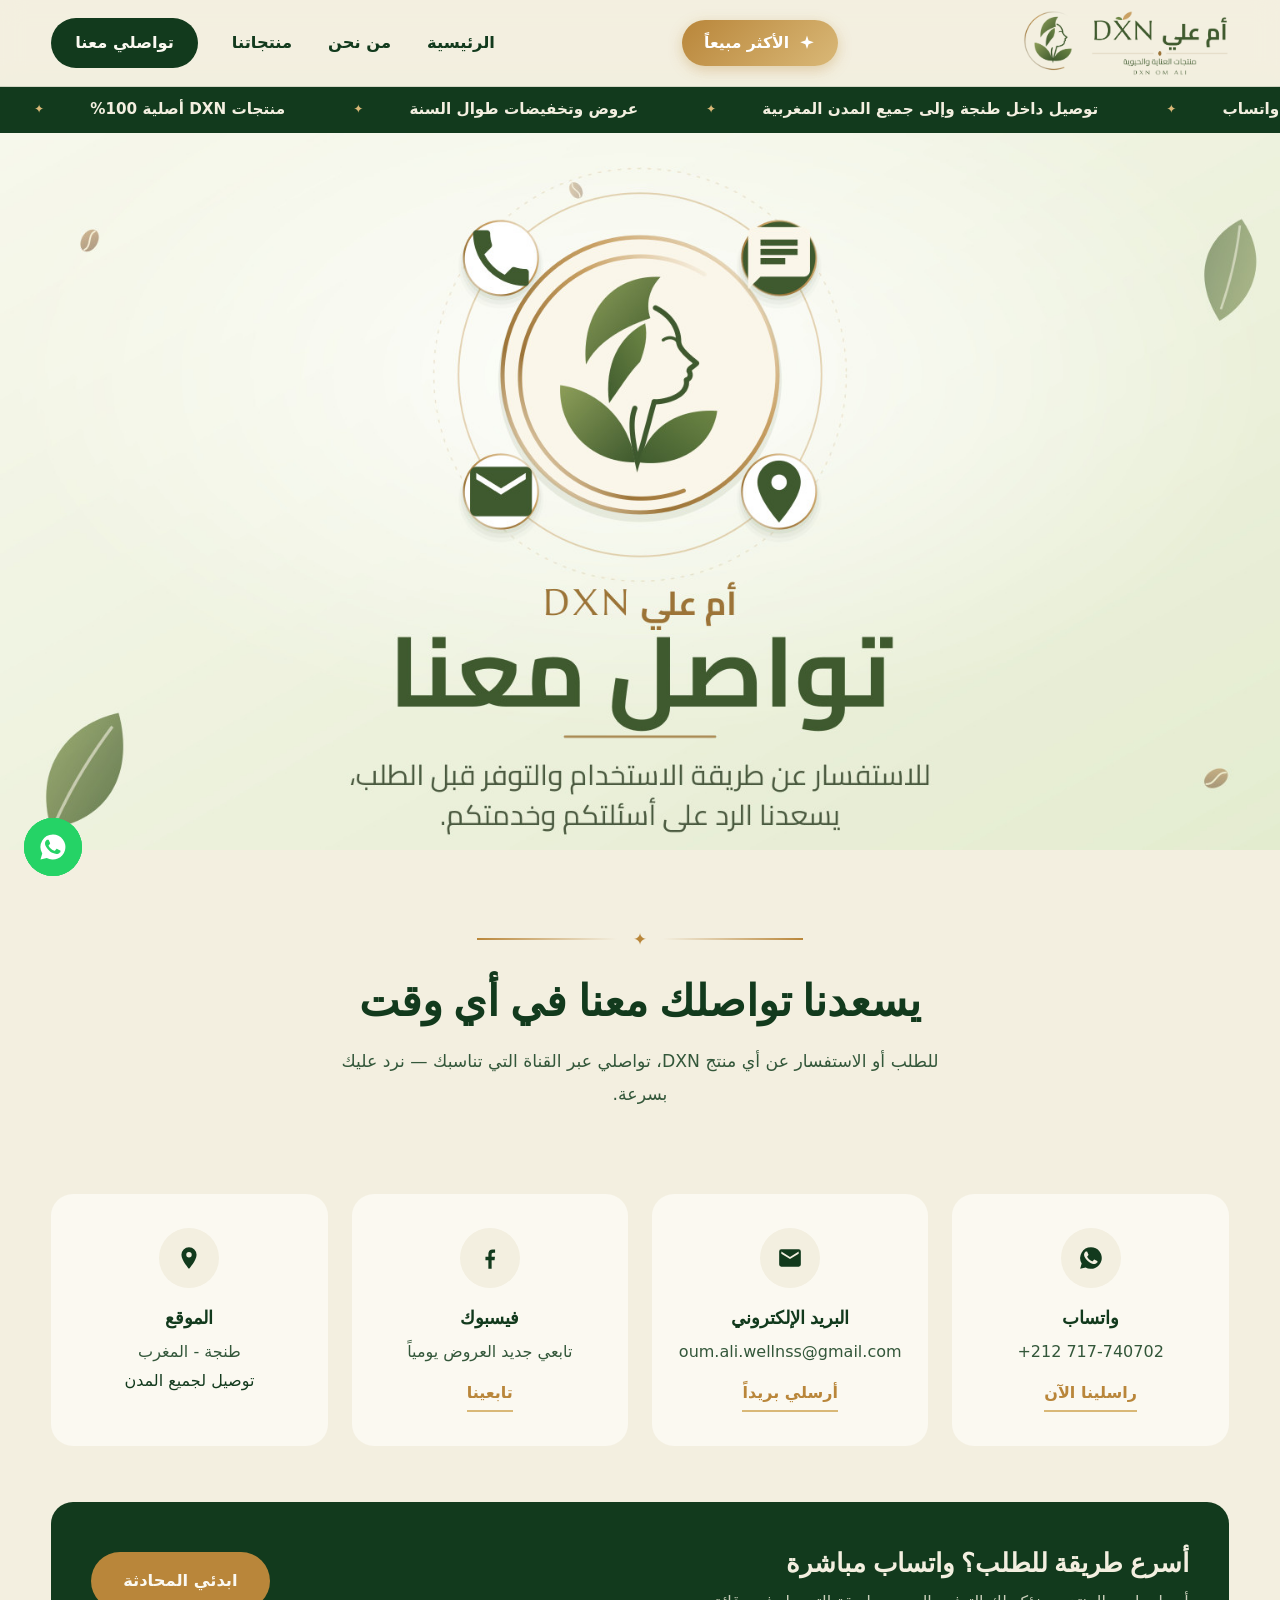
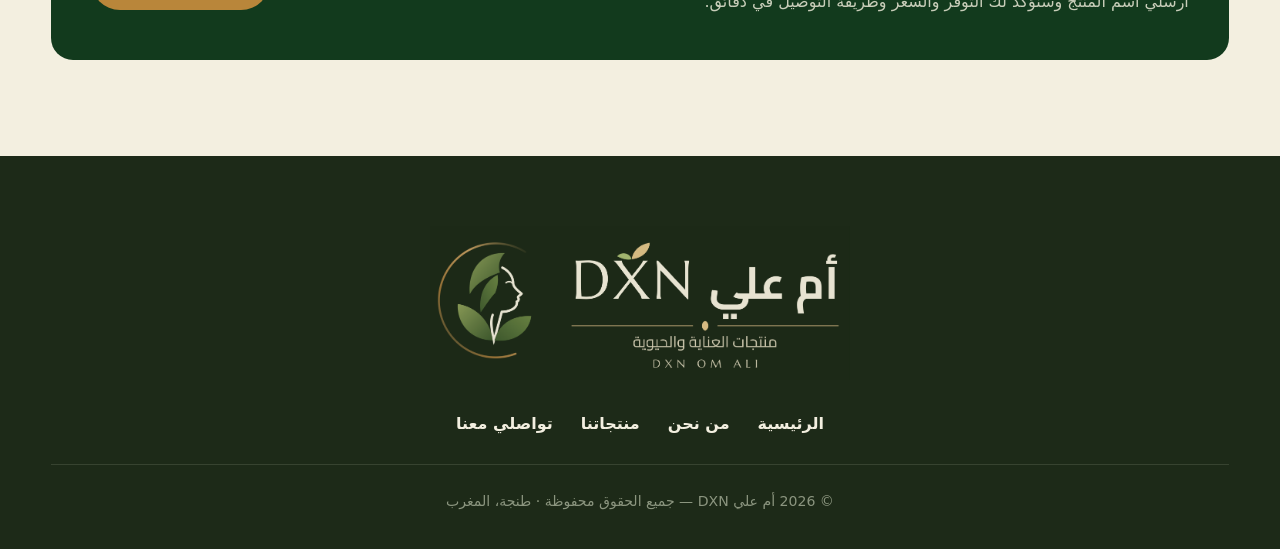
<file: preview-928e9c/contact.html>
<!DOCTYPE html>
<html lang="ar" dir="rtl">
<head>
<meta charset="UTF-8">
<meta name="viewport" content="width=device-width, initial-scale=1.0">
<meta name="referrer" content="strict-origin-when-cross-origin">
<meta http-equiv="Content-Security-Policy" content="default-src 'self'; script-src 'self'; style-src 'self' 'unsafe-inline' https://fonts.googleapis.com; font-src https://fonts.gstatic.com; img-src 'self' data:; media-src 'self'; connect-src 'self'; object-src 'none'; base-uri 'self'; form-action 'self'">
<title>تواصلي معنا | أم علي DXN – واتساب، بريد إلكتروني وفيسبوك بطنجة</title>
<meta name="description" content="تواصلي مع أم علي DXN في طنجة: واتساب +212 717-740702، البريد الإلكتروني oum.ali.wellnss@gmail.com، وصفحة فيسبوك — للطلب والاستفسار عن منتجات DXN مع توصيل لجميع المدن المغربية.">
<meta name="robots" content="index, follow">
<meta name="author" content="OM ALI · DXN">
<link rel="canonical" href="https://oumali-dxn.ma/contact.html">
<meta property="og:type" content="website" />
<meta property="og:url" content="https://dxnomali.nexoora.agency/contact.html" />
<meta property="og:title" content="أم علي DXN | تواصلي معنا — نرد عليك بسرعة" />
<meta property="og:description" content="تواصلي مع أم علي DXN عبر واتساب أو الهاتف أو البريد — للطلب والاستفسار عن منتجات DXN من طنجة إلى كل المغرب." />
<meta property="og:image" content="https://dxnomali.nexoora.agency/assets/img/og-image.jpg" />
<meta property="og:image:width" content="1200" />
<meta property="og:image:height" content="630" />
<meta property="og:locale" content="ar_MA" />
<meta name="twitter:card" content="summary_large_image" />
<link rel="icon" type="image/png" href="assets/logo.png">
<link rel="preconnect" href="https://fonts.googleapis.com">
<link rel="preconnect" href="https://fonts.gstatic.com" crossorigin>
<link href="https://fonts.googleapis.com/css2?family=Tajawal:wght@400;500;700;800&family=El+Messiri:wght@500;600;700&display=swap" rel="stylesheet">
<link rel="stylesheet" href="assets/style.css">
</head>
<body>

<!-- ===== Header ===== -->
<header id="header">
  <div class="container nav-wrap">
    <a href="index.html" class="brand" aria-label="أم علي DXN - الرئيسية">
      <img src="assets/logo.png" alt="شعار أم علي DXN - منتجات العناية والحيوية">
    </a>
    <a href="index.html#home-products" class="nav-badge" aria-label="الأكثر مبيعاً - المنتجات الأكثر طلباً">
      <svg class="spark" viewBox="0 0 24 24" fill="currentColor" aria-hidden="true"><path d="M12 2l2.1 6.5L21 11l-6.9 2.5L12 20l-2.1-6.5L3 11l6.9-2.5z"/></svg>
      الأكثر مبيعاً
    </a>
    <nav class="main-nav" id="mainNav" aria-label="التنقل الرئيسي">
      <a href="index.html">الرئيسية</a>
      <a href="about.html">من نحن</a>
      <a href="products.html">منتجاتنا</a>
      <a href="contact.html" class="nav-cta active" aria-current="page">تواصلي معنا</a>
    </nav>
    <button class="burger" id="burger" aria-label="فتح القائمة" aria-expanded="false">
      <span></span><span></span><span></span>
    </button>
  </div>
</header>

<!-- ===== Ticker ===== -->
<div class="ticker" aria-hidden="true">
  <div class="ticker-track" id="tickerTrack">
    <span>منتجات DXN أصلية 100%</span>
    <span>عروض وتخفيضات طوال السنة</span>
    <span>توصيل داخل طنجة وإلى جميع المدن المغربية</span>
    <span>طلب سهل عبر واتساب</span>
    <span>استشارة مجانية لاختيار المنتج المناسب</span>
  </div>
</div>

<!-- ===== Page hero ===== -->
<section class="page-hero" style="padding:0;min-height:0">
  <picture class="hero-banner">
    <source media="(max-width:860px)" srcset="assets/hero-contact-mobile.jpg">
    <source media="(max-width:1280px)" srcset="assets/hero-contact-tablette.jpg">
    <img src="assets/hero-contact-desktop.jpg" alt="تواصلي معنا — أم علي DXN تسعد بالرد على أسئلتكم وخدمتكم قبل الطلب" fetchpriority="high">
  </picture>
</section>

<!-- ===== عنوان ما بعد الهيرو ===== -->
<div class="after-hero container">
  <div class="orn" aria-hidden="true">✦</div>
  <h2>يسعدنا تواصلك معنا في أي وقت</h2>
  <p>للطلب أو الاستفسار عن أي منتج DXN، تواصلي عبر القناة التي تناسبك — نرد عليك بسرعة.</p>
</div>

<!-- ===== Contact ===== -->
<section id="contact" style="padding-top:30px">
  <div class="container">
    <div class="contact-grid">
      <div class="c-card reveal">
        <div class="ic"><svg viewBox="0 0 24 24" fill="currentColor"><path d="M12 2a10 10 0 0 0-8.6 15.1L2 22l5-1.3A10 10 0 1 0 12 2Zm5.5 14.2c-.2.7-1.3 1.3-1.9 1.4-.5 0-1.1.2-3.6-.8-3-1.2-5-4.3-5.1-4.5-.2-.2-1.3-1.7-1.3-3.2s.8-2.3 1.1-2.6c.3-.3.6-.4.8-.4h.6c.2 0 .4 0 .6.5l.9 2.1c.1.2.1.4 0 .6l-.4.6-.5.5c-.2.2-.3.4-.1.7.2.3.8 1.4 1.8 2.2 1.3 1.1 2.3 1.5 2.6 1.6.3.1.5.1.7-.1l1-1.2c.2-.3.4-.2.7-.1l2 1c.3.1.5.2.6.4 0 .1 0 .7-.2 1.5Z"/></svg></div>
        <h3>واتساب</h3>
        <p>+212 717-740702</p>
        <a class="big" href="https://wa.me/212717740702?text=%D9%85%D8%B1%D8%AD%D8%A8%D8%A7%D9%8B%20%D8%A3%D9%85%20%D8%B9%D9%84%D9%8A" target="_blank" rel="noopener">راسلينا الآن</a>
      </div>
      <div class="c-card reveal">
        <div class="ic"><svg viewBox="0 0 24 24" fill="currentColor"><path d="M20 4H4a2 2 0 0 0-2 2v12a2 2 0 0 0 2 2h16a2 2 0 0 0 2-2V6a2 2 0 0 0-2-2Zm0 4-8 5-8-5V6l8 5 8-5v2Z"/></svg></div>
        <h3>البريد الإلكتروني</h3>
        <p>oum.ali.wellnss@gmail.com</p>
        <a class="big" href="mailto:oum.ali.wellnss@gmail.com">أرسلي بريداً</a>
      </div>
      <div class="c-card reveal">
        <div class="ic"><svg viewBox="0 0 24 24" fill="currentColor"><path d="M13.5 22v-8h2.7l.4-3.2h-3.1V8.7c0-.9.3-1.6 1.7-1.6h1.5V4.2c-.3 0-1.2-.1-2.3-.1-2.3 0-3.9 1.4-3.9 4v2.7H7.8V14h2.7v8h3Z"/></svg></div>
        <h3>فيسبوك</h3>
        <p class="rtl">تابعي جديد العروض يومياً</p>
        <a class="big" href="https://web.facebook.com/profile.php?id=61591516095722" target="_blank" rel="noopener">تابعينا</a>
      </div>
      <div class="c-card reveal">
        <div class="ic"><svg viewBox="0 0 24 24" fill="currentColor"><path d="M12 2a7 7 0 0 0-7 7c0 5.2 7 13 7 13s7-7.8 7-13a7 7 0 0 0-7-7Zm0 9.5A2.5 2.5 0 1 1 12 6.5a2.5 2.5 0 0 1 0 5Z"/></svg></div>
        <h3>الموقع</h3>
        <p class="rtl">طنجة - المغرب</p>
        <span class="big" style="cursor:default">توصيل لجميع المدن</span>
      </div>
    </div>

    <div class="wa-band reveal">
      <div>
        <h3>أسرع طريقة للطلب؟ واتساب مباشرة</h3>
        <p>أرسلي اسم المنتج وسنؤكد لك التوفر والسعر وطريقة التوصيل في دقائق.</p>
      </div>
      <a href="https://wa.me/212717740702?text=%D9%85%D8%B1%D8%AD%D8%A8%D8%A7%D9%8B%20%D8%A3%D9%85%20%D8%B9%D9%84%D9%8A%D8%8C%20%D8%A3%D8%B1%D9%8A%D8%AF%20%D8%B7%D9%84%D8%A8%20%D9%85%D9%86%D8%AA%D8%AC%D8%A7%D8%AA%20DXN" target="_blank" rel="noopener" class="btn btn-primary">ابدئي المحادثة</a>
    </div>
  </div>
</section>

<!-- ===== Footer ===== -->
<footer>
  <div class="container">
    <img class="foot-logo" src="assets/logo-dark.png" alt="أم علي DXN - منتجات العناية والحيوية" loading="lazy">
    <div class="foot-links">
      <a href="index.html">الرئيسية</a>
      <a href="about.html">من نحن</a>
      <a href="products.html">منتجاتنا</a>
      <a href="contact.html">تواصلي معنا</a>
    </div>
    <p class="foot-copy">© 2026 أم علي DXN — جميع الحقوق محفوظة · طنجة، المغرب</p>
  </div>
</footer>

<a class="wa-float" href="https://wa.me/212717740702?text=%D9%85%D8%B1%D8%AD%D8%A8%D8%A7%D9%8B%20%D8%A3%D9%85%20%D8%B9%D9%84%D9%8A" target="_blank" rel="noopener" aria-label="تواصلي معنا عبر واتساب">
  <svg viewBox="0 0 24 24"><path d="M12 2a10 10 0 0 0-8.6 15.1L2 22l5-1.3A10 10 0 1 0 12 2Zm5.5 14.2c-.2.7-1.3 1.3-1.9 1.4-.5 0-1.1.2-3.6-.8-3-1.2-5-4.3-5.1-4.5-.2-.2-1.3-1.7-1.3-3.2s.8-2.3 1.1-2.6c.3-.3.6-.4.8-.4h.6c.2 0 .4 0 .6.5l.9 2.1c.1.2.1.4 0 .6l-.4.6-.5.5c-.2.2-.3.4-.1.7.2.3.8 1.4 1.8 2.2 1.3 1.1 2.3 1.5 2.6 1.6.3.1.5.1.7-.1l1-1.2c.2-.3.4-.2.7-.1l2 1c.3.1.5.2.6.4 0 .1 0 .7-.2 1.5Z"/></svg>
</a>

<script src="assets/main.js"></script>
</body>
</html>
</file>
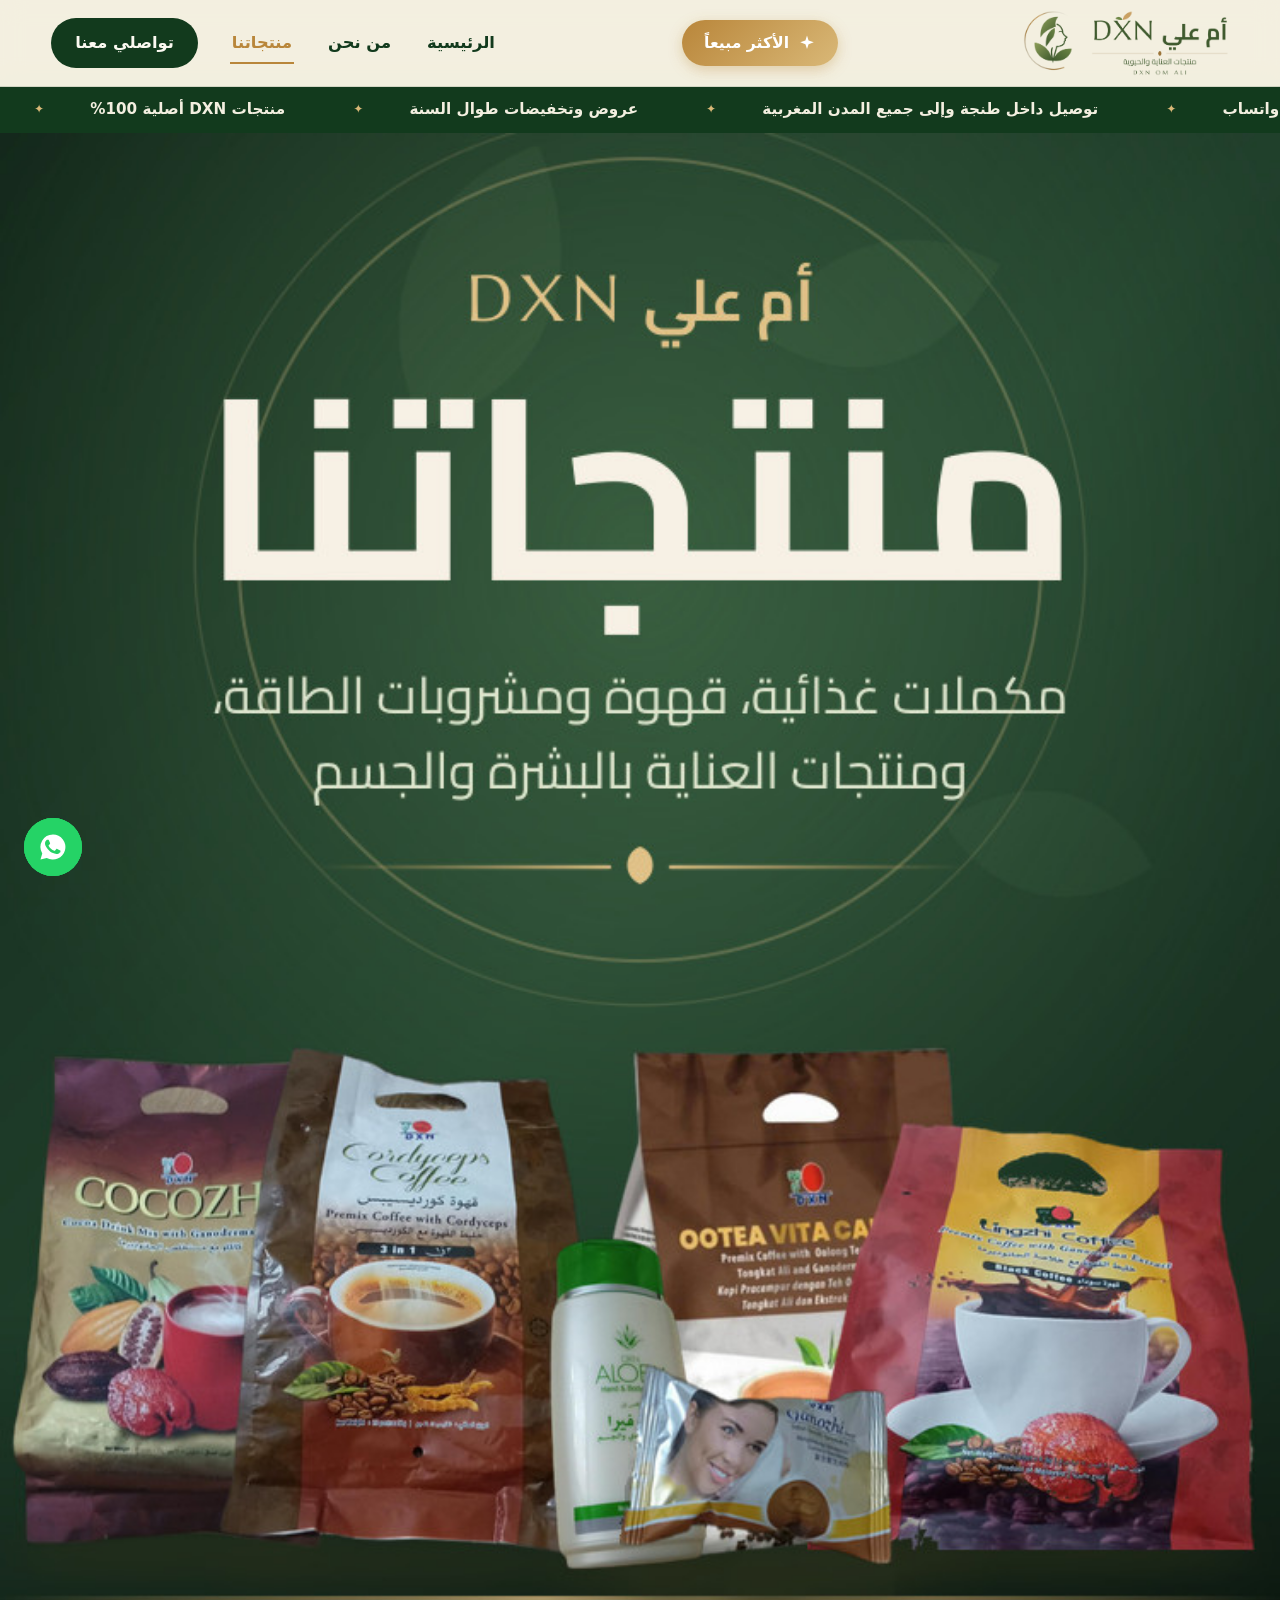
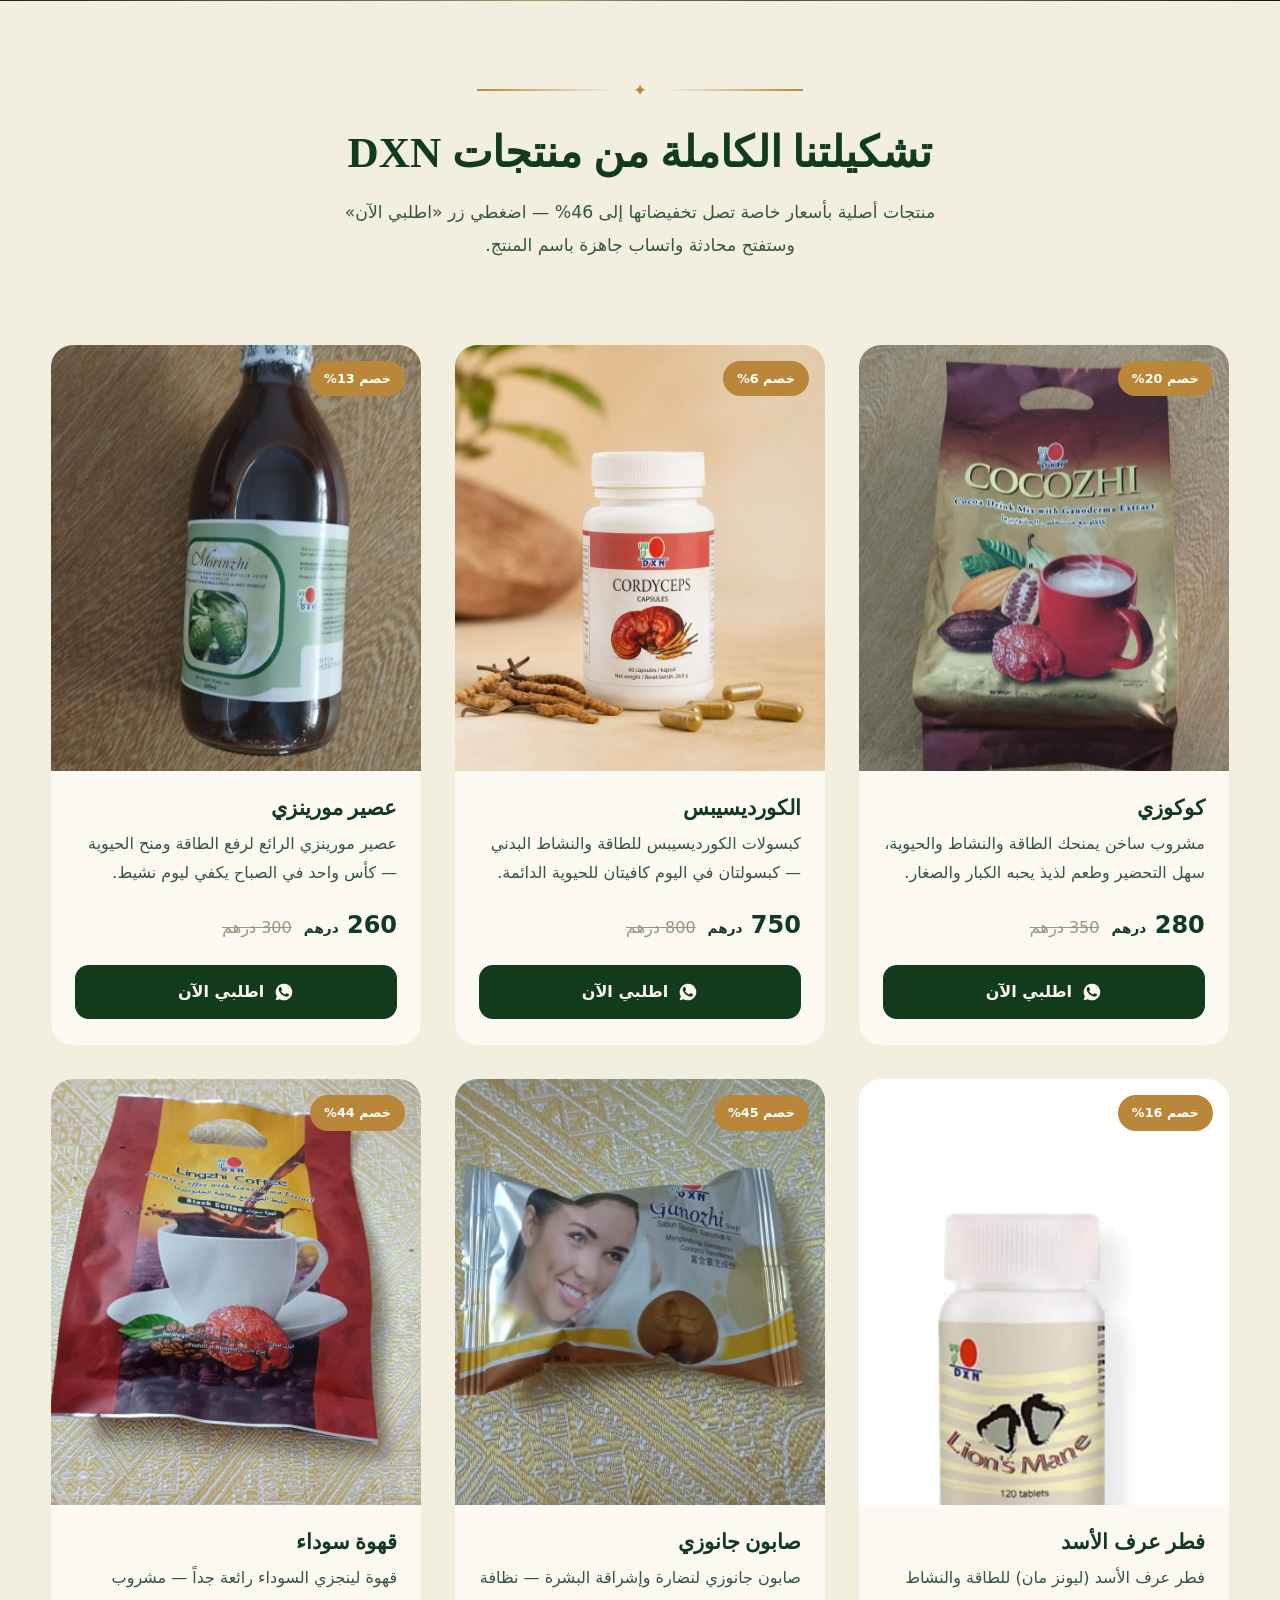
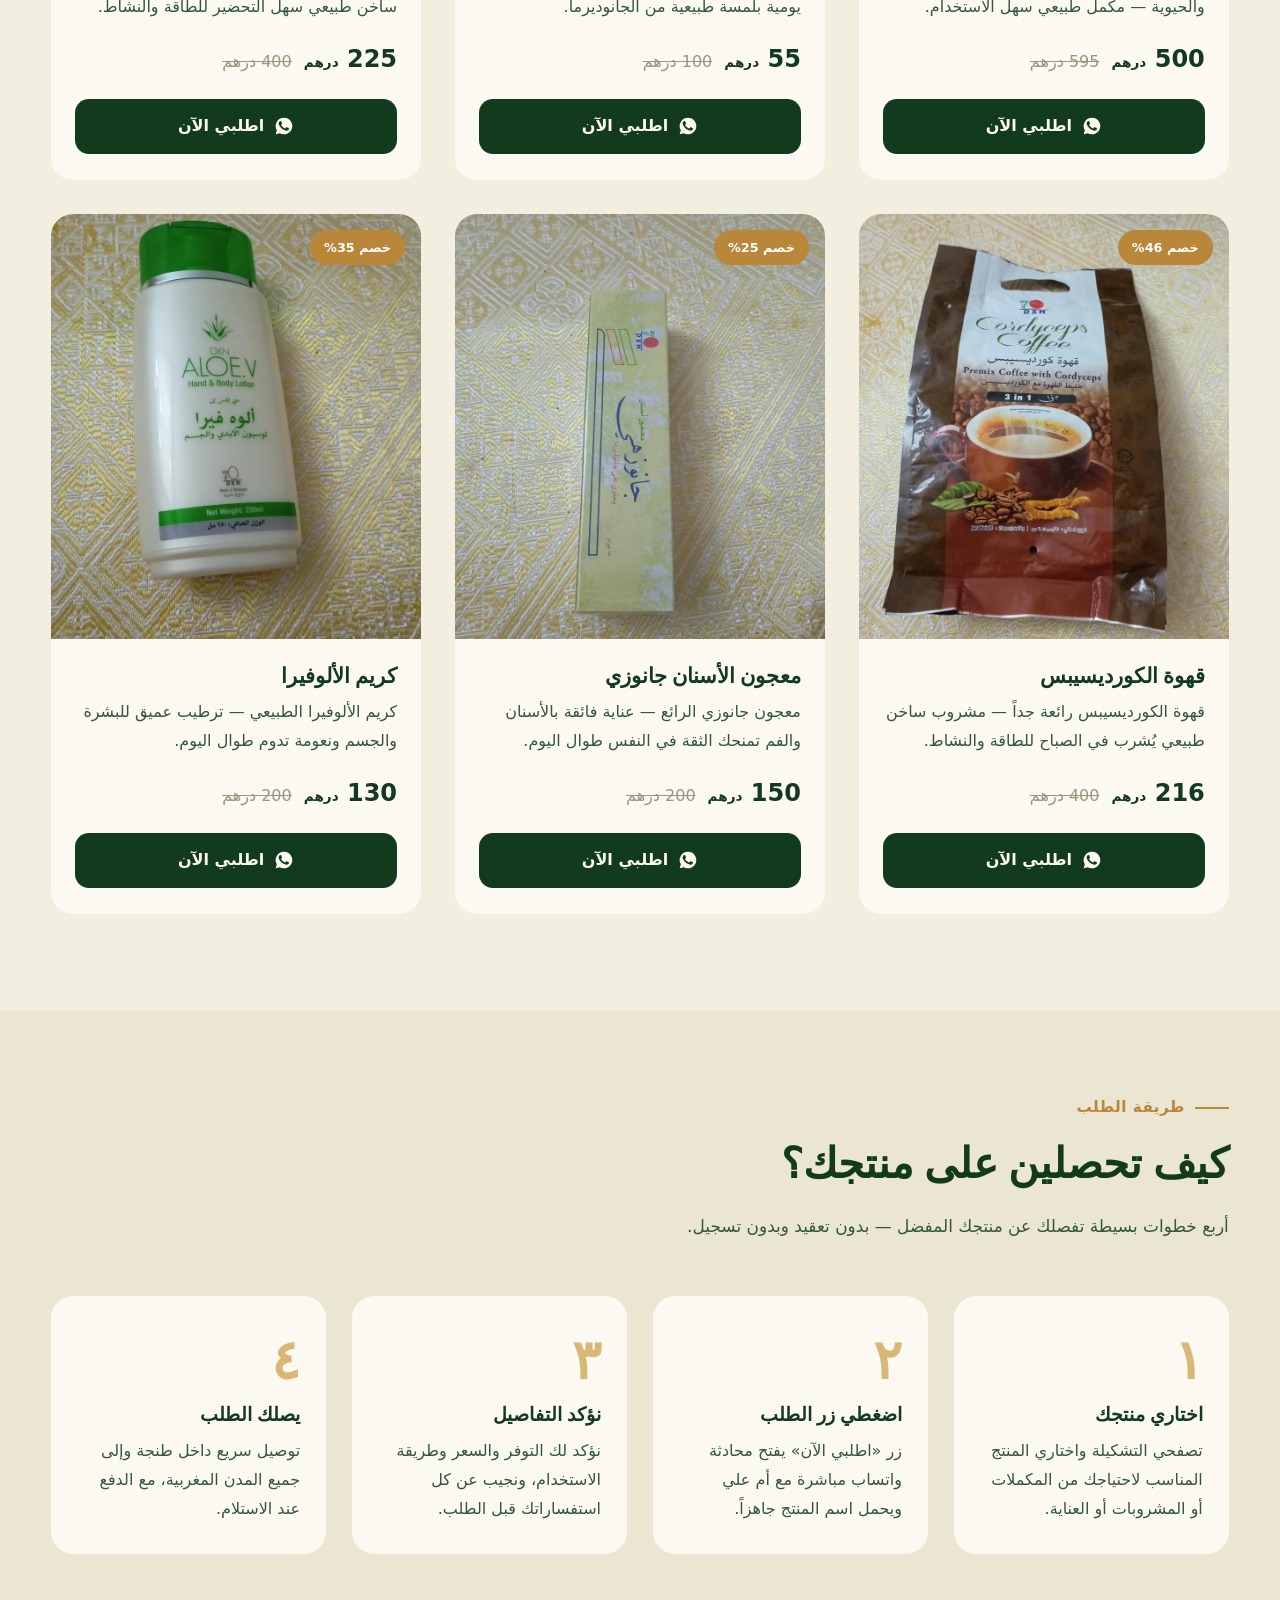
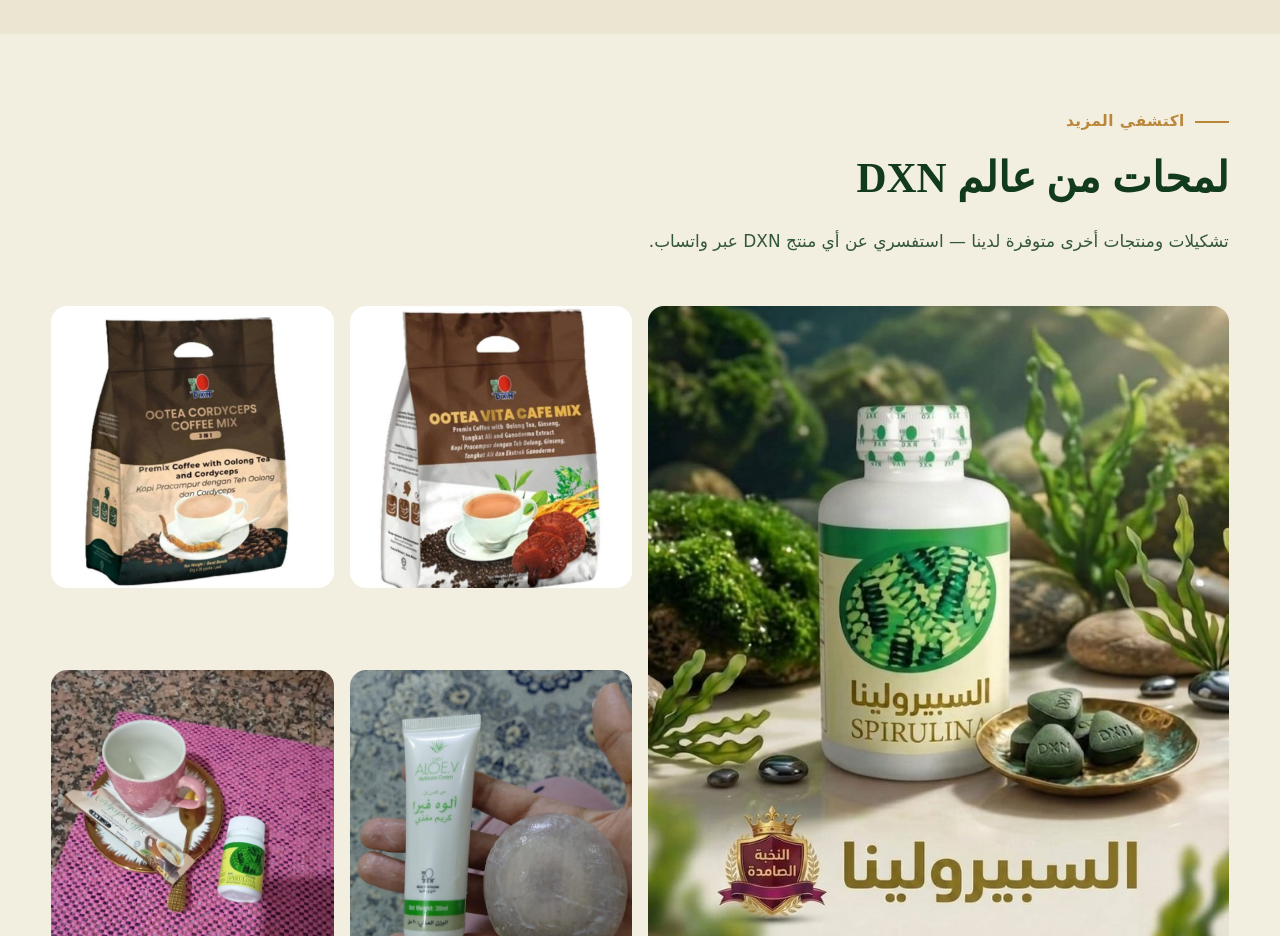
<file: preview-928e9c/products.html>
<!DOCTYPE html>
<html lang="ar" dir="rtl">
<head>
<meta charset="UTF-8">
<meta name="viewport" content="width=device-width, initial-scale=1.0">
<meta name="referrer" content="strict-origin-when-cross-origin">
<meta http-equiv="Content-Security-Policy" content="default-src 'self'; script-src 'self'; style-src 'self' 'unsafe-inline' https://fonts.googleapis.com; font-src https://fonts.gstatic.com; img-src 'self' data:; media-src 'self'; connect-src 'self'; object-src 'none'; base-uri 'self'; form-action 'self'">
<title>منتجاتنا | أم علي DXN – كوكوزي، الكورديسيبس، مورينزي، قهوة DXN وعروض خاصة</title>
<meta name="description" content="تصفحي تشكيلة أم علي DXN: كوكوزي، كبسولات الكورديسيبس، عصير مورينزي، فطر عرف الأسد، قهوة لينجزي السوداء، قهوة الكورديسيبس، صابون ومعجون جانوزي، وكريم الألوفيرا — بأسعار خاصة وطلب سهل عبر واتساب.">
<meta name="keywords" content="أسعار DXN المغرب, كوكوزي, الكورديسيبس DXN, عصير مورينزي, فطر عرف الأسد, صابون جانوزي, قهوة لينجزي السوداء, قهوة الكورديسيبس, معجون جانوزي, كريم الألوفيرا, أم علي DXN">
<meta name="robots" content="index, follow">
<meta name="author" content="OM ALI · DXN">
<link rel="canonical" href="https://oumali-dxn.ma/products.html">
<meta property="og:type" content="website" />
<meta property="og:url" content="https://dxnomali.nexoora.agency/products.html" />
<meta property="og:title" content="أم علي DXN | منتجاتنا — تشكيلة DXN الأصلية بأسعار خاصة" />
<meta property="og:description" content="منتجات DXN أصلية بأسعار خاصة وتخفيضات تصل إلى 46%: قهوة، مكملات غذائية، مشروبات طاقة وعناية بالبشرة — اطلبي بضغطة زر عبر واتساب." />
<meta property="og:image" content="https://dxnomali.nexoora.agency/assets/img/og-image.jpg" />
<meta property="og:image:width" content="1200" />
<meta property="og:image:height" content="630" />
<meta property="og:locale" content="ar_MA" />
<meta name="twitter:card" content="summary_large_image" />
<link rel="icon" type="image/png" href="assets/logo.png">
<link rel="preconnect" href="https://fonts.googleapis.com">
<link rel="preconnect" href="https://fonts.gstatic.com" crossorigin>
<link href="https://fonts.googleapis.com/css2?family=Tajawal:wght@400;500;700;800&family=El+Messiri:wght@500;600;700&display=swap" rel="stylesheet">
<link rel="stylesheet" href="assets/style.css">
</head>
<body>

<!-- ===== Header ===== -->
<header id="header">
  <div class="container nav-wrap">
    <a href="index.html" class="brand" aria-label="أم علي DXN - الرئيسية">
      <img src="assets/logo.png" alt="شعار أم علي DXN - منتجات العناية والحيوية">
    </a>
    <a href="index.html#home-products" class="nav-badge" aria-label="الأكثر مبيعاً - المنتجات الأكثر طلباً">
      <svg class="spark" viewBox="0 0 24 24" fill="currentColor" aria-hidden="true"><path d="M12 2l2.1 6.5L21 11l-6.9 2.5L12 20l-2.1-6.5L3 11l6.9-2.5z"/></svg>
      الأكثر مبيعاً
    </a>
    <nav class="main-nav" id="mainNav" aria-label="التنقل الرئيسي">
      <a href="index.html">الرئيسية</a>
      <a href="about.html">من نحن</a>
      <a href="products.html" class="active" aria-current="page">منتجاتنا</a>
      <a href="contact.html" class="nav-cta">تواصلي معنا</a>
    </nav>
    <button class="burger" id="burger" aria-label="فتح القائمة" aria-expanded="false">
      <span></span><span></span><span></span>
    </button>
  </div>
</header>

<!-- ===== Ticker ===== -->
<div class="ticker" aria-hidden="true">
  <div class="ticker-track" id="tickerTrack">
    <span>منتجات DXN أصلية 100%</span>
    <span>عروض وتخفيضات طوال السنة</span>
    <span>توصيل داخل طنجة وإلى جميع المدن المغربية</span>
    <span>طلب سهل عبر واتساب</span>
    <span>استشارة مجانية لاختيار المنتج المناسب</span>
  </div>
</div>

<!-- ===== Page hero ===== -->
<section class="page-hero" style="padding:0;min-height:0">
  <picture class="hero-banner">
    <source media="(max-width:860px)" srcset="assets/hero-products-mobile.jpg">
    <source media="(max-width:1280px)" srcset="assets/hero-products-tablette.jpg">
    <img src="assets/hero-products-desktop.jpg" alt="منتجاتنا — تشكيلة DXN من أم علي: مكملات غذائية، قهوة ومشروبات الطاقة، ومنتجات العناية" fetchpriority="high">
  </picture>
</section>

<!-- ===== عنوان ما بعد الهيرو ===== -->
<div class="after-hero container">
  <div class="orn" aria-hidden="true">✦</div>
  <h2>تشكيلتنا الكاملة من منتجات DXN</h2>
  <p>منتجات أصلية بأسعار خاصة تصل تخفيضاتها إلى 46% — اضغطي زر «اطلبي الآن» وستفتح محادثة واتساب جاهزة باسم المنتج.</p>
</div>

<!-- ===== Products ===== -->
<section id="products" style="padding-top:30px">
  <div class="container">
    <div class="prod-grid">
      <article class="card reveal">
        <div class="card-img">
          <span class="card-badge">خصم 20%</span>
          <img src="assets/p-cocozhi.jpg" alt="كوكوزي DXN - مشروب الكاكاو بالغانوديرما" loading="lazy">
        </div>
        <div class="card-body">
          <h3>كوكوزي</h3>
          <p class="desc">مشروب ساخن يمنحك الطاقة والنشاط والحيوية، سهل التحضير وطعم لذيذ يحبه الكبار والصغار.</p>
          <div class="price-row"><span class="price">280 <small>درهم</small></span><span class="old-price">350 درهم</span></div>
          <a class="btn-order" href="https://wa.me/212717740702?text=%D9%85%D8%B1%D8%AD%D8%A8%D8%A7%D9%8B%20%D8%A3%D9%85%20%D8%B9%D9%84%D9%8A%D8%8C%20%D8%A3%D8%B1%D9%8A%D8%AF%20%D8%B7%D9%84%D8%A8%20%D9%85%D9%86%D8%AA%D8%AC%3A%20%D9%83%D9%88%D9%83%D9%88%D8%B2%D9%8A" target="_blank" rel="noopener" aria-label="اطلبي كوكوزي عبر واتساب"><svg viewBox="0 0 24 24" fill="currentColor"><path d="M12 2a10 10 0 0 0-8.6 15.1L2 22l5-1.3A10 10 0 1 0 12 2Zm5.5 14.2c-.2.7-1.3 1.3-1.9 1.4-.5 0-1.1.2-3.6-.8-3-1.2-5-4.3-5.1-4.5-.2-.2-1.3-1.7-1.3-3.2s.8-2.3 1.1-2.6c.3-.3.6-.4.8-.4h.6c.2 0 .4 0 .6.5l.9 2.1c.1.2.1.4 0 .6l-.4.6-.5.5c-.2.2-.3.4-.1.7.2.3.8 1.4 1.8 2.2 1.3 1.1 2.3 1.5 2.6 1.6.3.1.5.1.7-.1l1-1.2c.2-.3.4-.2.7-.1l2 1c.3.1.5.2.6.4 0 .1 0 .7-.2 1.5Z"/></svg>اطلبي الآن</a>
        </div>
      </article>

      <article class="card reveal">
        <div class="card-img">
          <span class="card-badge">خصم 6%</span>
          <img src="assets/p-cordyceps.jpg" alt="كبسولات الكورديسيبس DXN للطاقة والنشاط البدني" loading="lazy">
        </div>
        <div class="card-body">
          <h3>الكورديسيبس</h3>
          <p class="desc">كبسولات الكورديسيبس للطاقة والنشاط البدني — كبسولتان في اليوم كافيتان للحيوية الدائمة.</p>
          <div class="price-row"><span class="price">750 <small>درهم</small></span><span class="old-price">800 درهم</span></div>
          <a class="btn-order" href="https://wa.me/212717740702?text=%D9%85%D8%B1%D8%AD%D8%A8%D8%A7%D9%8B%20%D8%A3%D9%85%20%D8%B9%D9%84%D9%8A%D8%8C%20%D8%A3%D8%B1%D9%8A%D8%AF%20%D8%B7%D9%84%D8%A8%20%D9%85%D9%86%D8%AA%D8%AC%3A%20%D8%A7%D9%84%D9%83%D9%88%D8%B1%D8%AF%D9%8A%D8%B3%D9%8A%D8%A8%D8%B3" target="_blank" rel="noopener" aria-label="اطلبي الكورديسيبس عبر واتساب"><svg viewBox="0 0 24 24" fill="currentColor"><path d="M12 2a10 10 0 0 0-8.6 15.1L2 22l5-1.3A10 10 0 1 0 12 2Zm5.5 14.2c-.2.7-1.3 1.3-1.9 1.4-.5 0-1.1.2-3.6-.8-3-1.2-5-4.3-5.1-4.5-.2-.2-1.3-1.7-1.3-3.2s.8-2.3 1.1-2.6c.3-.3.6-.4.8-.4h.6c.2 0 .4 0 .6.5l.9 2.1c.1.2.1.4 0 .6l-.4.6-.5.5c-.2.2-.3.4-.1.7.2.3.8 1.4 1.8 2.2 1.3 1.1 2.3 1.5 2.6 1.6.3.1.5.1.7-.1l1-1.2c.2-.3.4-.2.7-.1l2 1c.3.1.5.2.6.4 0 .1 0 .7-.2 1.5Z"/></svg>اطلبي الآن</a>
        </div>
      </article>

      <article class="card reveal">
        <div class="card-img">
          <span class="card-badge">خصم 13%</span>
          <img src="assets/p-morinzhi.jpg" alt="عصير مورينزي DXN لرفع الطاقة والحيوية" loading="lazy">
        </div>
        <div class="card-body">
          <h3>عصير مورينزي</h3>
          <p class="desc">عصير مورينزي الرائع لرفع الطاقة ومنح الحيوية — كأس واحد في الصباح يكفي ليوم نشيط.</p>
          <div class="price-row"><span class="price">260 <small>درهم</small></span><span class="old-price">300 درهم</span></div>
          <a class="btn-order" href="https://wa.me/212717740702?text=%D9%85%D8%B1%D8%AD%D8%A8%D8%A7%D9%8B%20%D8%A3%D9%85%20%D8%B9%D9%84%D9%8A%D8%8C%20%D8%A3%D8%B1%D9%8A%D8%AF%20%D8%B7%D9%84%D8%A8%20%D9%85%D9%86%D8%AA%D8%AC%3A%20%D8%B9%D8%B5%D9%8A%D8%B1%20%D9%85%D9%88%D8%B1%D9%8A%D9%86%D8%B2%D9%8A" target="_blank" rel="noopener" aria-label="اطلبي عصير مورينزي عبر واتساب"><svg viewBox="0 0 24 24" fill="currentColor"><path d="M12 2a10 10 0 0 0-8.6 15.1L2 22l5-1.3A10 10 0 1 0 12 2Zm5.5 14.2c-.2.7-1.3 1.3-1.9 1.4-.5 0-1.1.2-3.6-.8-3-1.2-5-4.3-5.1-4.5-.2-.2-1.3-1.7-1.3-3.2s.8-2.3 1.1-2.6c.3-.3.6-.4.8-.4h.6c.2 0 .4 0 .6.5l.9 2.1c.1.2.1.4 0 .6l-.4.6-.5.5c-.2.2-.3.4-.1.7.2.3.8 1.4 1.8 2.2 1.3 1.1 2.3 1.5 2.6 1.6.3.1.5.1.7-.1l1-1.2c.2-.3.4-.2.7-.1l2 1c.3.1.5.2.6.4 0 .1 0 .7-.2 1.5Z"/></svg>اطلبي الآن</a>
        </div>
      </article>

      <article class="card reveal">
        <div class="card-img">
          <span class="card-badge">خصم 16%</span>
          <img src="assets/p-lionsmane.jpg" alt="فطر عرف الأسد DXN - ليونز مان للطاقة والحيوية" loading="lazy">
        </div>
        <div class="card-body">
          <h3>فطر عرف الأسد</h3>
          <p class="desc">فطر عرف الأسد (ليونز مان) للطاقة والنشاط والحيوية — مكمل طبيعي سهل الاستخدام.</p>
          <div class="price-row"><span class="price">500 <small>درهم</small></span><span class="old-price">595 درهم</span></div>
          <a class="btn-order" href="https://wa.me/212717740702?text=%D9%85%D8%B1%D8%AD%D8%A8%D8%A7%D9%8B%20%D8%A3%D9%85%20%D8%B9%D9%84%D9%8A%D8%8C%20%D8%A3%D8%B1%D9%8A%D8%AF%20%D8%B7%D9%84%D8%A8%20%D9%85%D9%86%D8%AA%D8%AC%3A%20%D9%81%D8%B7%D8%B1%20%D8%B9%D8%B1%D9%81%20%D8%A7%D9%84%D8%A3%D8%B3%D8%AF" target="_blank" rel="noopener" aria-label="اطلبي فطر عرف الأسد عبر واتساب"><svg viewBox="0 0 24 24" fill="currentColor"><path d="M12 2a10 10 0 0 0-8.6 15.1L2 22l5-1.3A10 10 0 1 0 12 2Zm5.5 14.2c-.2.7-1.3 1.3-1.9 1.4-.5 0-1.1.2-3.6-.8-3-1.2-5-4.3-5.1-4.5-.2-.2-1.3-1.7-1.3-3.2s.8-2.3 1.1-2.6c.3-.3.6-.4.8-.4h.6c.2 0 .4 0 .6.5l.9 2.1c.1.2.1.4 0 .6l-.4.6-.5.5c-.2.2-.3.4-.1.7.2.3.8 1.4 1.8 2.2 1.3 1.1 2.3 1.5 2.6 1.6.3.1.5.1.7-.1l1-1.2c.2-.3.4-.2.7-.1l2 1c.3.1.5.2.6.4 0 .1 0 .7-.2 1.5Z"/></svg>اطلبي الآن</a>
        </div>
      </article>

      <article class="card reveal">
        <div class="card-img">
          <span class="card-badge">خصم 45%</span>
          <img src="assets/p-soap.jpg" alt="صابون جانوزي DXN لنضارة وإشراقة البشرة" loading="lazy">
        </div>
        <div class="card-body">
          <h3>صابون جانوزي</h3>
          <p class="desc">صابون جانوزي لنضارة وإشراقة البشرة — نظافة يومية بلمسة طبيعية من الجانوديرما.</p>
          <div class="price-row"><span class="price">55 <small>درهم</small></span><span class="old-price">100 درهم</span></div>
          <a class="btn-order" href="https://wa.me/212717740702?text=%D9%85%D8%B1%D8%AD%D8%A8%D8%A7%D9%8B%20%D8%A3%D9%85%20%D8%B9%D9%84%D9%8A%D8%8C%20%D8%A3%D8%B1%D9%8A%D8%AF%20%D8%B7%D9%84%D8%A8%20%D9%85%D9%86%D8%AA%D8%AC%3A%20%D8%B5%D8%A7%D8%A8%D9%88%D9%86%20%D8%AC%D8%A7%D9%86%D9%88%D8%B2%D9%8A" target="_blank" rel="noopener" aria-label="اطلبي صابون جانوزي عبر واتساب"><svg viewBox="0 0 24 24" fill="currentColor"><path d="M12 2a10 10 0 0 0-8.6 15.1L2 22l5-1.3A10 10 0 1 0 12 2Zm5.5 14.2c-.2.7-1.3 1.3-1.9 1.4-.5 0-1.1.2-3.6-.8-3-1.2-5-4.3-5.1-4.5-.2-.2-1.3-1.7-1.3-3.2s.8-2.3 1.1-2.6c.3-.3.6-.4.8-.4h.6c.2 0 .4 0 .6.5l.9 2.1c.1.2.1.4 0 .6l-.4.6-.5.5c-.2.2-.3.4-.1.7.2.3.8 1.4 1.8 2.2 1.3 1.1 2.3 1.5 2.6 1.6.3.1.5.1.7-.1l1-1.2c.2-.3.4-.2.7-.1l2 1c.3.1.5.2.6.4 0 .1 0 .7-.2 1.5Z"/></svg>اطلبي الآن</a>
        </div>
      </article>

      <article class="card reveal">
        <div class="card-img">
          <span class="card-badge">خصم 44%</span>
          <img src="assets/p-black-coffee.jpg" alt="قهوة لينجزي السوداء DXN - قهوة طبيعية سهلة التحضير" loading="lazy">
        </div>
        <div class="card-body">
          <h3>قهوة سوداء</h3>
          <p class="desc">قهوة لينجزي السوداء رائعة جداً — مشروب ساخن طبيعي سهل التحضير للطاقة والنشاط.</p>
          <div class="price-row"><span class="price">225 <small>درهم</small></span><span class="old-price">400 درهم</span></div>
          <a class="btn-order" href="https://wa.me/212717740702?text=%D9%85%D8%B1%D8%AD%D8%A8%D8%A7%D9%8B%20%D8%A3%D9%85%20%D8%B9%D9%84%D9%8A%D8%8C%20%D8%A3%D8%B1%D9%8A%D8%AF%20%D8%B7%D9%84%D8%A8%20%D9%85%D9%86%D8%AA%D8%AC%3A%20%D9%82%D9%87%D9%88%D8%A9%20%D8%B3%D9%88%D8%AF%D8%A7%D8%A1" target="_blank" rel="noopener" aria-label="اطلبي قهوة سوداء عبر واتساب"><svg viewBox="0 0 24 24" fill="currentColor"><path d="M12 2a10 10 0 0 0-8.6 15.1L2 22l5-1.3A10 10 0 1 0 12 2Zm5.5 14.2c-.2.7-1.3 1.3-1.9 1.4-.5 0-1.1.2-3.6-.8-3-1.2-5-4.3-5.1-4.5-.2-.2-1.3-1.7-1.3-3.2s.8-2.3 1.1-2.6c.3-.3.6-.4.8-.4h.6c.2 0 .4 0 .6.5l.9 2.1c.1.2.1.4 0 .6l-.4.6-.5.5c-.2.2-.3.4-.1.7.2.3.8 1.4 1.8 2.2 1.3 1.1 2.3 1.5 2.6 1.6.3.1.5.1.7-.1l1-1.2c.2-.3.4-.2.7-.1l2 1c.3.1.5.2.6.4 0 .1 0 .7-.2 1.5Z"/></svg>اطلبي الآن</a>
        </div>
      </article>

      <article class="card reveal">
        <div class="card-img">
          <span class="card-badge">خصم 46%</span>
          <img src="assets/p-cordyceps-coffee.jpg" alt="قهوة الكورديسيبس DXN 3 في 1 تُشرب في الصباح" loading="lazy">
        </div>
        <div class="card-body">
          <h3>قهوة الكورديسيبس</h3>
          <p class="desc">قهوة الكورديسيبس رائعة جداً — مشروب ساخن طبيعي يُشرب في الصباح للطاقة والنشاط.</p>
          <div class="price-row"><span class="price">216 <small>درهم</small></span><span class="old-price">400 درهم</span></div>
          <a class="btn-order" href="https://wa.me/212717740702?text=%D9%85%D8%B1%D8%AD%D8%A8%D8%A7%D9%8B%20%D8%A3%D9%85%20%D8%B9%D9%84%D9%8A%D8%8C%20%D8%A3%D8%B1%D9%8A%D8%AF%20%D8%B7%D9%84%D8%A8%20%D9%85%D9%86%D8%AA%D8%AC%3A%20%D9%82%D9%87%D9%88%D8%A9%20%D8%A7%D9%84%D9%83%D9%88%D8%B1%D8%AF%D9%8A%D8%B3%D9%8A%D8%A8%D8%B3" target="_blank" rel="noopener" aria-label="اطلبي قهوة الكورديسيبس عبر واتساب"><svg viewBox="0 0 24 24" fill="currentColor"><path d="M12 2a10 10 0 0 0-8.6 15.1L2 22l5-1.3A10 10 0 1 0 12 2Zm5.5 14.2c-.2.7-1.3 1.3-1.9 1.4-.5 0-1.1.2-3.6-.8-3-1.2-5-4.3-5.1-4.5-.2-.2-1.3-1.7-1.3-3.2s.8-2.3 1.1-2.6c.3-.3.6-.4.8-.4h.6c.2 0 .4 0 .6.5l.9 2.1c.1.2.1.4 0 .6l-.4.6-.5.5c-.2.2-.3.4-.1.7.2.3.8 1.4 1.8 2.2 1.3 1.1 2.3 1.5 2.6 1.6.3.1.5.1.7-.1l1-1.2c.2-.3.4-.2.7-.1l2 1c.3.1.5.2.6.4 0 .1 0 .7-.2 1.5Z"/></svg>اطلبي الآن</a>
        </div>
      </article>

      <article class="card reveal">
        <div class="card-img">
          <span class="card-badge">خصم 25%</span>
          <img src="assets/p-toothpaste.jpg" alt="معجون أسنان جانوزي DXN لثقة تامة" loading="lazy">
        </div>
        <div class="card-body">
          <h3>معجون الأسنان جانوزي</h3>
          <p class="desc">معجون جانوزي الرائع — عناية فائقة بالأسنان والفم تمنحك الثقة في النفس طوال اليوم.</p>
          <div class="price-row"><span class="price">150 <small>درهم</small></span><span class="old-price">200 درهم</span></div>
          <a class="btn-order" href="https://wa.me/212717740702?text=%D9%85%D8%B1%D8%AD%D8%A8%D8%A7%D9%8B%20%D8%A3%D9%85%20%D8%B9%D9%84%D9%8A%D8%8C%20%D8%A3%D8%B1%D9%8A%D8%AF%20%D8%B7%D9%84%D8%A8%20%D9%85%D9%86%D8%AA%D8%AC%3A%20%D9%85%D8%B9%D8%AC%D9%88%D9%86%20%D8%A7%D9%84%D8%A3%D8%B3%D9%86%D8%A7%D9%86%20%D8%AC%D8%A7%D9%86%D9%88%D8%B2%D9%8A" target="_blank" rel="noopener" aria-label="اطلبي معجون الأسنان عبر واتساب"><svg viewBox="0 0 24 24" fill="currentColor"><path d="M12 2a10 10 0 0 0-8.6 15.1L2 22l5-1.3A10 10 0 1 0 12 2Zm5.5 14.2c-.2.7-1.3 1.3-1.9 1.4-.5 0-1.1.2-3.6-.8-3-1.2-5-4.3-5.1-4.5-.2-.2-1.3-1.7-1.3-3.2s.8-2.3 1.1-2.6c.3-.3.6-.4.8-.4h.6c.2 0 .4 0 .6.5l.9 2.1c.1.2.1.4 0 .6l-.4.6-.5.5c-.2.2-.3.4-.1.7.2.3.8 1.4 1.8 2.2 1.3 1.1 2.3 1.5 2.6 1.6.3.1.5.1.7-.1l1-1.2c.2-.3.4-.2.7-.1l2 1c.3.1.5.2.6.4 0 .1 0 .7-.2 1.5Z"/></svg>اطلبي الآن</a>
        </div>
      </article>

      <article class="card reveal">
        <div class="card-img">
          <span class="card-badge">خصم 35%</span>
          <img src="assets/p-aloev.jpg" alt="كريم الألوفيرا DXN - ترطيب عميق للبشرة والجسم" loading="lazy">
        </div>
        <div class="card-body">
          <h3>كريم الألوفيرا</h3>
          <p class="desc">كريم الألوفيرا الطبيعي — ترطيب عميق للبشرة والجسم ونعومة تدوم طوال اليوم.</p>
          <div class="price-row"><span class="price">130 <small>درهم</small></span><span class="old-price">200 درهم</span></div>
          <a class="btn-order" href="https://wa.me/212717740702?text=%D9%85%D8%B1%D8%AD%D8%A8%D8%A7%D9%8B%20%D8%A3%D9%85%20%D8%B9%D9%84%D9%8A%D8%8C%20%D8%A3%D8%B1%D9%8A%D8%AF%20%D8%B7%D9%84%D8%A8%20%D9%85%D9%86%D8%AA%D8%AC%3A%20%D9%83%D8%B1%D9%8A%D9%85%20%D8%A7%D9%84%D8%A3%D9%84%D9%88%D9%81%D9%8A%D8%B1%D8%A7" target="_blank" rel="noopener" aria-label="اطلبي كريم الألوفيرا عبر واتساب"><svg viewBox="0 0 24 24" fill="currentColor"><path d="M12 2a10 10 0 0 0-8.6 15.1L2 22l5-1.3A10 10 0 1 0 12 2Zm5.5 14.2c-.2.7-1.3 1.3-1.9 1.4-.5 0-1.1.2-3.6-.8-3-1.2-5-4.3-5.1-4.5-.2-.2-1.3-1.7-1.3-3.2s.8-2.3 1.1-2.6c.3-.3.6-.4.8-.4h.6c.2 0 .4 0 .6.5l.9 2.1c.1.2.1.4 0 .6l-.4.6-.5.5c-.2.2-.3.4-.1.7.2.3.8 1.4 1.8 2.2 1.3 1.1 2.3 1.5 2.6 1.6.3.1.5.1.7-.1l1-1.2c.2-.3.4-.2.7-.1l2 1c.3.1.5.2.6.4 0 .1 0 .7-.2 1.5Z"/></svg>اطلبي الآن</a>
        </div>
      </article>
    </div>
  </div>
</section>

<!-- ===== Steps (طريقة الطلب) ===== -->
<section id="how" style="padding:80px 0">
  <div class="container">
    <span class="kicker reveal">طريقة الطلب</span>
    <h2 class="sec-title reveal">كيف تحصلين على منتجك؟</h2>
    <p class="sec-sub reveal">أربع خطوات بسيطة تفصلك عن منتجك المفضل — بدون تعقيد وبدون تسجيل.</p>
    <div class="steps">
      <div class="step reveal"><h3>اختاري منتجك</h3><p>تصفحي التشكيلة واختاري المنتج المناسب لاحتياجك من المكملات أو المشروبات أو العناية.</p></div>
      <div class="step reveal"><h3>اضغطي زر الطلب</h3><p>زر «اطلبي الآن» يفتح محادثة واتساب مباشرة مع أم علي ويحمل اسم المنتج جاهزاً.</p></div>
      <div class="step reveal"><h3>نؤكد التفاصيل</h3><p>نؤكد لك التوفر والسعر وطريقة الاستخدام، ونجيب عن كل استفساراتك قبل الطلب.</p></div>
      <div class="step reveal"><h3>يصلك الطلب</h3><p>توصيل سريع داخل طنجة وإلى جميع المدن المغربية، مع الدفع عند الاستلام.</p></div>
    </div>
  </div>
</section>

<!-- ===== Gallery ===== -->
<section id="world" style="padding-top:70px">
  <div class="container">
    <span class="kicker reveal">اكتشفي المزيد</span>
    <h2 class="sec-title reveal">لمحات من عالم DXN</h2>
    <p class="sec-sub reveal">تشكيلات ومنتجات أخرى متوفرة لدينا — استفسري عن أي منتج DXN عبر واتساب.</p>
    <div class="gallery-row">
      <div class="g-item wide reveal"><img src="assets/g-spirulina.jpg" alt="حبوب السبيرولينا DXN الغنية بالعناصر الغذائية" loading="lazy"></div>
      <div class="g-item reveal"><img src="assets/g-ootea-vita.jpg" alt="قهوة أوتيا فيتا كافيه ميكس DXN" loading="lazy"></div>
      <div class="g-item reveal"><img src="assets/g-ootea-cordy.jpg" alt="قهوة أوتيا كورديسيبس DXN 3 في 1" loading="lazy"></div>
      <div class="g-item reveal"><img src="assets/g-aloev-soap.jpg" alt="كريم الألوفيرا وصابون جانوزي DXN" loading="lazy"></div>
      <div class="g-item reveal"><img src="assets/g-tray.jpg" alt="تشكيلة مشروبات DXN على الطريقة المغربية" loading="lazy"></div>
      <div class="g-item full reveal"><img src="assets/g-group.jpg" alt="مجموعة منتجات DXN المتنوعة" loading="lazy"></div>
    </div>
    <div style="text-align:center;margin-top:48px">
      <a class="btn btn-primary" href="https://wa.me/212717740702?text=%D9%85%D8%B1%D8%AD%D8%A8%D8%A7%D9%8B%20%D8%A3%D9%85%20%D8%B9%D9%84%D9%8A%D8%8C%20%D8%A3%D8%B1%D9%8A%D8%AF%20%D8%A7%D9%84%D8%A7%D8%B3%D8%AA%D9%81%D8%B3%D8%A7%D8%B1%20%D8%B9%D9%86%20%D9%85%D9%86%D8%AA%D8%AC%20DXN" target="_blank" rel="noopener">استفسري عن منتج آخر</a>
    </div>
  </div>
</section>

<!-- ===== Footer ===== -->
<footer>
  <div class="container">
    <img class="foot-logo" src="assets/logo-dark.png" alt="أم علي DXN - منتجات العناية والحيوية" loading="lazy">
    <div class="foot-links">
      <a href="index.html">الرئيسية</a>
      <a href="about.html">من نحن</a>
      <a href="products.html">منتجاتنا</a>
      <a href="contact.html">تواصلي معنا</a>
    </div>
    <p class="foot-copy">© 2026 أم علي DXN — جميع الحقوق محفوظة · طنجة، المغرب</p>
  </div>
</footer>

<a class="wa-float" href="https://wa.me/212717740702?text=%D9%85%D8%B1%D8%AD%D8%A8%D8%A7%D9%8B%20%D8%A3%D9%85%20%D8%B9%D9%84%D9%8A" target="_blank" rel="noopener" aria-label="تواصلي معنا عبر واتساب">
  <svg viewBox="0 0 24 24"><path d="M12 2a10 10 0 0 0-8.6 15.1L2 22l5-1.3A10 10 0 1 0 12 2Zm5.5 14.2c-.2.7-1.3 1.3-1.9 1.4-.5 0-1.1.2-3.6-.8-3-1.2-5-4.3-5.1-4.5-.2-.2-1.3-1.7-1.3-3.2s.8-2.3 1.1-2.6c.3-.3.6-.4.8-.4h.6c.2 0 .4 0 .6.5l.9 2.1c.1.2.1.4 0 .6l-.4.6-.5.5c-.2.2-.3.4-.1.7.2.3.8 1.4 1.8 2.2 1.3 1.1 2.3 1.5 2.6 1.6.3.1.5.1.7-.1l1-1.2c.2-.3.4-.2.7-.1l2 1c.3.1.5.2.6.4 0 .1 0 .7-.2 1.5Z"/></svg>
</a>

<script src="assets/main.js"></script>
</body>
</html>
</file>
<file: preview-928e9c/assets/style.css>
:root{
  --cream:#f3efe0;
  --cream-2:#ebe6d1;
  --paper:#fbf9f1;
  --ink:#123a1d;
  --ink-soft:#33573a;
  --gold:#b9863a;
  --gold-soft:#d9b877;
  --footer-bg:#1d2a18;
  --radius:22px;
  --font-body:'Tajawal',system-ui,sans-serif;
  --font-disp:'El Messiri','Tajawal',serif;
}
*{margin:0;padding:0;box-sizing:border-box}
html{scroll-behavior:smooth}
body{
  font-family:var(--font-body);
  background:var(--cream);
  color:var(--ink);
  line-height:1.8;
  overflow-x:hidden;
}
::selection{background:var(--gold-soft);color:var(--ink)}
img{max-width:100%;display:block}
a{color:inherit;text-decoration:none}
h1,h2,h3{font-family:var(--font-disp);line-height:1.4;font-weight:700}
.container{width:min(1200px,92%);margin-inline:auto}
section{padding:96px 0}
.kicker{
  display:inline-flex;align-items:center;gap:10px;
  color:var(--gold);font-weight:700;font-size:.95rem;letter-spacing:.5px;
  margin-bottom:14px;
}
.kicker::before{content:"";width:34px;height:2px;background:var(--gold);display:inline-block}
.sec-title{font-size:clamp(1.7rem,3.6vw,2.6rem);margin-bottom:18px}
.sec-sub{max-width:640px;color:var(--ink-soft);font-size:1.06rem}

/* ---------- Header ---------- */
header{
  position:fixed;inset-inline:0;top:0;z-index:1000;
  background:rgba(243,239,224,.88);
  backdrop-filter:blur(12px);
  border-bottom:1px solid rgba(18,58,29,.08);
  transition:box-shadow .3s;
}
header.scrolled{box-shadow:0 8px 30px rgba(18,58,29,.10)}
.nav-wrap{
  display:grid;grid-template-columns:auto 1fr auto;align-items:center;
  height:86px;gap:24px;
}
.brand{justify-self:start;line-height:0}
.brand img{height:66px;width:auto}
.nav-badge{
  justify-self:center;display:inline-flex;align-items:center;gap:9px;
  background:linear-gradient(135deg,var(--gold),#d9b877);
  color:#fff;padding:9px 22px;border-radius:999px;
  font-weight:800;font-size:.98rem;white-space:nowrap;
  box-shadow:0 4px 14px rgba(185,134,58,.35);
  transition:transform .25s,box-shadow .25s;
}
.nav-badge:hover{transform:translateY(-2px);box-shadow:0 8px 22px rgba(185,134,58,.5)}
.nav-badge .spark{width:18px;height:18px;flex:none;animation:sparkle 1.9s ease-in-out infinite}
@keyframes sparkle{
  0%,100%{transform:scale(1) rotate(0deg);opacity:1}
  50%{transform:scale(1.4) rotate(22deg);opacity:.7}
}
nav.main-nav{display:flex;gap:32px;align-items:center;justify-self:end}
nav.main-nav a{
  font-weight:700;font-size:1.02rem;position:relative;padding:6px 2px;
  transition:color .25s;
}
nav.main-nav a::after{
  content:"";position:absolute;bottom:0;inset-inline-start:0;
  width:0;height:2px;background:var(--gold);transition:width .3s;
}
nav.main-nav a:hover{color:var(--gold)}
nav.main-nav a:hover::after{width:100%}
nav.main-nav a.active{color:var(--gold)}
nav.main-nav a.active::after{width:100%}
.nav-cta{
  background:var(--ink);color:var(--paper)!important;
  padding:10px 24px!important;border-radius:999px;font-weight:700;
  transition:background .25s,transform .25s;
}
.nav-cta:hover{background:var(--gold);transform:translateY(-2px)}
.nav-cta::after{display:none}
.burger{display:none;background:none;border:0;cursor:pointer;width:40px;height:40px;justify-self:end}
.burger span{display:block;height:2px;width:24px;background:var(--ink);margin:6px auto;transition:.3s}
.burger.open span:nth-child(1){transform:translateY(8px) rotate(45deg)}
.burger.open span:nth-child(2){opacity:0}
.burger.open span:nth-child(3){transform:translateY(-8px) rotate(-45deg)}

/* ---------- Ticker ---------- */
.ticker{
  margin-top:86px;background:var(--ink);color:var(--cream);
  overflow:hidden;white-space:nowrap;direction:ltr;
  padding:10px 0;font-weight:700;font-size:.95rem;
}
.ticker-track{display:inline-flex;animation:tick 28s linear infinite}
.ticker-track span{padding-inline:34px;display:inline-flex;align-items:center;gap:12px;direction:rtl}
.ticker-track span::after{content:"✦";color:var(--gold-soft);margin-inline-start:34px;font-size:.8em}
@keyframes tick{from{transform:translateX(0)}to{transform:translateX(-50%)}}

/* ---------- Home hero (single) ---------- */
.hero{position:relative;padding:0;overflow:hidden}
.slide-split{
  display:grid;grid-template-columns:1fr 1.05fr;align-items:center;gap:40px;
  min-height:calc(100vh - 124px);
  animation:fadein .8s ease;
}
@keyframes fadein{from{opacity:0}to{opacity:1}}
.slide-copy{padding:60px 0 60px 8px}
.slide-copy h1{font-size:clamp(1.9rem,4.2vw,3.2rem);margin-bottom:20px;color:var(--ink)}
.slide-copy h1 em{font-style:normal;color:var(--gold);position:relative}
.slide-copy p{color:var(--ink-soft);font-size:1.12rem;max-width:480px;margin-bottom:32px}
.btn{
  display:inline-flex;align-items:center;gap:10px;
  padding:14px 32px;border-radius:999px;font-weight:800;font-size:1.02rem;
  transition:transform .25s,background .25s,color .25s,box-shadow .25s;
  cursor:pointer;border:0;
}
.btn-primary{background:var(--ink);color:var(--paper)}
.btn-primary:hover{background:var(--gold);transform:translateY(-3px);box-shadow:0 12px 28px rgba(185,134,58,.35)}
.btn-ghost{border:2px solid var(--ink);color:var(--ink);margin-inline-start:12px}
.btn-ghost:hover{background:var(--ink);color:var(--paper);transform:translateY(-3px)}
.btn svg{width:20px;height:20px;flex:none}
.slide-media{position:relative;height:100%;min-height:420px}
.slide-media img{width:100%;height:100%;object-fit:cover;object-position:left center}

/* ---------- Inner page hero ---------- */
.page-hero{
  position:relative;overflow:hidden;
  min-height:min(52vh,540px);display:flex;align-items:flex-end;
}
.page-hero img.bg{position:absolute;inset:0;width:100%;height:100%;object-fit:cover;object-position:center 30%}
.page-hero .ph-tint{position:absolute;inset:0;background:linear-gradient(to top,rgba(18,58,29,.55),rgba(18,58,29,.05) 55%)}
.page-hero .container{position:relative;z-index:2;color:var(--paper);padding-bottom:40px}
.page-hero h1{font-size:clamp(2rem,4.6vw,3.2rem);margin-bottom:8px}
.page-hero p{max-width:560px;color:rgba(251,249,241,.92);font-size:1.1rem}
.page-hero.cream-hero{background:linear-gradient(135deg,#fdf6df 0%,var(--cream-2) 60%,#e4dcbf 100%)}
.page-hero.cream-hero .container{color:var(--ink)}
.page-hero.cream-hero p{color:var(--ink-soft)}

/* ---------- Intro (home) ---------- */
.intro-grid{display:grid;grid-template-columns:1fr 1fr;gap:60px;align-items:center}
.intro-media{position:relative}
.intro-media video{
  width:100%;border-radius:var(--radius);
  box-shadow:0 30px 60px rgba(18,58,29,.18);
  aspect-ratio:9/13;object-fit:cover;background:#000;cursor:pointer;
}
.intro-badge{
  position:absolute;bottom:-22px;inset-inline-start:-14px;
  background:var(--gold);color:#fff;font-weight:800;
  padding:14px 26px;border-radius:999px;font-size:.95rem;
  box-shadow:0 14px 30px rgba(185,134,58,.4);pointer-events:none;
}
.sound-toggle{
  position:absolute;top:16px;inset-inline-end:16px;z-index:3;
  width:46px;height:46px;border-radius:50%;border:1px solid rgba(255,255,255,.35);
  background:rgba(18,42,24,.45);color:var(--paper);cursor:pointer;
  display:grid;place-items:center;backdrop-filter:blur(6px);
  transition:background .25s,transform .25s;
}
.sound-toggle:hover{background:rgba(18,42,24,.7);transform:scale(1.08)}
.sound-toggle svg{width:20px;height:20px}
.sound-hint{
  position:absolute;bottom:14px;inset-inline-start:14px;z-index:3;
  background:rgba(18,42,24,.55);color:var(--paper);font-size:.82rem;font-weight:700;
  padding:7px 14px;border-radius:999px;backdrop-filter:blur(6px);
  pointer-events:none;transition:opacity .4s;
}
.intro-media.playing .sound-hint{opacity:0}
.intro-copy h2{font-size:clamp(1.7rem,3.4vw,2.5rem);margin-bottom:22px}
.intro-copy p{color:var(--ink-soft);margin-bottom:16px;font-size:1.05rem}
.intro-copy strong{color:var(--ink)}
.link-line{
  display:inline-flex;align-items:center;gap:8px;font-weight:800;color:var(--gold);
  border-bottom:2px solid var(--gold-soft);padding-bottom:3px;transition:color .25s;margin-top:6px;
}
.link-line:hover{color:var(--ink)}
.link-line svg{width:18px;height:18px}

/* ---------- About teaser (home) ---------- */
#about-teaser{background:var(--cream-2)}
.about-grid{display:grid;grid-template-columns:.85fr 1.15fr;gap:64px;align-items:center}
.about-photo{position:relative}
.about-photo::before{
  content:"";position:absolute;inset:-18px 18px 18px -18px;
  border:2px solid var(--gold-soft);border-radius:50% 50% 22px 22px;z-index:0;
}
.about-photo img{
  position:relative;z-index:1;border-radius:50% 50% 22px 22px;
  aspect-ratio:4/4.7;object-fit:cover;width:100%;
  box-shadow:0 30px 60px rgba(18,58,29,.2);
}
.about-copy h2{font-size:clamp(1.7rem,3.4vw,2.5rem);margin-bottom:20px}
.about-copy p{color:var(--ink-soft);margin-bottom:16px;font-size:1.04rem}
.about-sign{
  font-family:var(--font-disp);font-weight:700;font-size:1.35rem;color:var(--gold);
  margin-top:10px;
}

/* ---------- Reels: expanding panels (rebaj مشاريعنا pattern) ---------- */
#reels{background:var(--footer-bg);color:var(--cream)}
#reels .sec-title{color:var(--cream)}
#reels .sec-sub{color:#c8cdb9}
.rgallery{display:flex;flex-direction:column;gap:12px;margin-top:50px}
.rpanel{
  position:relative;min-width:0;overflow:hidden;border:0;padding:0;
  border-radius:18px;background:#0d150b;text-align:start;cursor:pointer;
  font-family:var(--font-body);
  transition:flex-grow .7s cubic-bezier(.45,.05,.55,.95),height .7s cubic-bezier(.45,.05,.55,.95);
}
.rpanel video{
  position:absolute;inset:0;width:100%;height:100%;object-fit:cover;
  transition:transform 1.4s ease;
}
/* فيديوهات الوجه: نرفع نقطة الاقتصاد لإبقاء الوجه كاملاً داخل اللوحة العريضة */
.rpanel video.op-face{object-position:center 25%}
.rpanel:not(.active) video{transform:scale(1.08)}
.rp-shade{
  position:absolute;inset:0;pointer-events:none;
  transition:opacity .7s;
  background:linear-gradient(to top,rgba(13,21,11,.85),rgba(13,21,11,.15) 55%,rgba(13,21,11,.3));
}
.rpanel:not(.active) .rp-shade{background:rgba(13,21,11,.55)}
.rpanel:not(.active):hover .rp-shade{background:rgba(13,21,11,.38)}
.rp-num{
  position:absolute;top:18px;inset-inline-start:20px;z-index:2;
  font-family:var(--font-disp);font-weight:700;color:var(--gold-soft);
  transition:all .7s;pointer-events:none;font-size:1.9rem;line-height:1;
}
.rpanel.active .rp-num{font-size:2.5rem}
.rp-vtitle{
  position:absolute;top:50%;left:50%;transform:translate(-50%,-50%);z-index:2;
  writing-mode:vertical-rl;white-space:nowrap;
  font-size:.8rem;font-weight:700;letter-spacing:.14em;color:rgba(251,249,241,.85);
  transition:opacity .5s;pointer-events:none;display:none;
}
.rpanel:not(.active) .rp-vtitle{opacity:1}
.rpanel.active .rp-vtitle{opacity:0}
.rp-htitle{
  position:absolute;top:50%;inset-inline-start:64px;transform:translateY(-50%);z-index:2;
  font-weight:700;color:var(--cream);pointer-events:none;
}
.rpanel.active .rp-htitle{opacity:0}
.rpanel:not(.active) .rp-htitle{opacity:1;transition:opacity .5s}
.rp-caption{
  position:absolute;inset-inline:0;bottom:0;z-index:2;padding:22px 24px;
  transition:opacity .7s .3s,transform .7s .3s;pointer-events:none;
}
.rpanel.active .rp-caption{opacity:1;transform:translateY(0)}
.rpanel:not(.active) .rp-caption{opacity:0;transform:translateY(24px)}
.rp-caption h3{color:var(--paper);font-size:1.35rem;margin-bottom:4px}
.rp-caption p{color:rgba(251,249,241,.78);font-size:.93rem}
.rp-sound{
  position:absolute;top:16px;inset-inline-end:16px;z-index:4;
  width:44px;height:44px;border-radius:50%;
  border:1px solid rgba(255,255,255,.3);background:rgba(13,21,11,.5);
  color:var(--paper);cursor:pointer;display:grid;place-items:center;
  backdrop-filter:blur(6px);transition:background .25s,transform .25s;
}
.rp-sound:hover{background:rgba(13,21,11,.75);transform:scale(1.08)}
.rp-sound svg{width:19px;height:19px}
.rpanel:not(.active) .rp-sound{display:none}

/* ---------- Products ---------- */
.prod-grid{
  display:grid;grid-template-columns:repeat(3,1fr);gap:34px;margin-top:54px;
}
.card{
  background:var(--paper);border-radius:var(--radius);overflow:hidden;
  transition:transform .35s,box-shadow .35s;
  display:flex;flex-direction:column;
}
.card:hover{transform:translateY(-8px);box-shadow:0 24px 50px rgba(18,58,29,.16)}
.card-img{position:relative;overflow:hidden;aspect-ratio:4/4.6}
.card-img img{width:100%;height:100%;object-fit:cover;transition:transform .6s}
.card:hover .card-img img{transform:scale(1.06)}
.card-badge{
  position:absolute;top:16px;inset-inline-start:16px;
  background:var(--gold);color:#fff;font-weight:800;font-size:.8rem;
  padding:6px 14px;border-radius:999px;
}
.card-body{padding:22px 24px 26px;display:flex;flex-direction:column;flex:1}
.card-body h3{font-size:1.3rem;margin-bottom:8px}
.card-body .desc{color:var(--ink-soft);font-size:1rem;flex:1}
.price-row{display:flex;align-items:baseline;gap:12px;margin:16px 0 18px}
.price{font-weight:800;font-size:1.5rem;color:var(--ink)}
.price small{font-size:.85rem;font-weight:700}
.old-price{color:#9a9580;text-decoration:line-through;font-size:1rem}
.btn-order{
  display:flex;align-items:center;justify-content:center;gap:10px;
  background:var(--ink);color:var(--paper);font-weight:800;
  padding:13px;border-radius:14px;transition:background .25s,transform .2s;
}
.btn-order:hover{background:#1d9e54;transform:translateY(-2px)}
.btn-order svg{width:20px;height:20px}

/* ---------- Steps ---------- */
.steps{display:grid;grid-template-columns:repeat(4,1fr);gap:26px;margin-top:54px;counter-reset:step}
.step{
  position:relative;background:var(--paper);border-radius:var(--radius);
  padding:38px 26px 30px;counter-increment:step;
  transition:transform .3s,box-shadow .3s;
}
.step:hover{transform:translateY(-6px);box-shadow:0 20px 44px rgba(18,58,29,.14)}
.step::before{
  content:counter(step,arabic-indic);
  font-family:var(--font-disp);font-size:3.4rem;font-weight:700;
  color:var(--gold-soft);line-height:1;display:block;margin-bottom:14px;
}
.step h3{font-size:1.2rem;margin-bottom:8px}
.step p{color:var(--ink-soft);font-size:1rem}
#how{background:var(--cream-2)}

/* ---------- Gallery ---------- */
.gallery-row{
  display:grid;grid-template-columns:repeat(4,1fr);grid-auto-rows:auto;gap:16px;margin-top:50px;
}
.g-item{border-radius:16px;overflow:hidden;aspect-ratio:1;position:relative}
.g-item img{width:100%;height:100%;object-fit:cover;transition:transform .5s}
.g-item:hover img{transform:scale(1.08)}
.g-item.wide{grid-column:span 2;grid-row:span 2;aspect-ratio:auto}
.g-item.full{grid-column:1/-1;aspect-ratio:3.6/1}

/* ---------- Contact ---------- */
.contact-grid{display:grid;grid-template-columns:repeat(4,1fr);gap:24px;margin-top:54px}
.c-card{
  background:var(--paper);border-radius:var(--radius);padding:34px 26px;
  text-align:center;transition:transform .3s,box-shadow .3s;
}
.c-card:hover{transform:translateY(-6px);box-shadow:0 20px 44px rgba(18,58,29,.14)}
.c-card .ic{
  width:60px;height:60px;margin:0 auto 18px;border-radius:50%;
  background:var(--cream);display:grid;place-items:center;color:var(--ink);
}
.c-card .ic svg{width:26px;height:26px}
.c-card h3{font-size:1.15rem;margin-bottom:6px}
.c-card p{color:var(--ink-soft);font-size:1rem;direction:ltr}
.c-card p.rtl{direction:rtl}
.c-card a.big{
  display:inline-block;margin-top:12px;font-weight:800;color:var(--gold);
  border-bottom:2px solid var(--gold-soft);padding-bottom:2px;transition:color .25s;
}
.c-card a.big:hover{color:var(--ink)}
.wa-band{
  margin-top:56px;background:var(--ink);color:var(--cream);border-radius:var(--radius);
  padding:44px 40px;display:flex;align-items:center;justify-content:space-between;
  gap:26px;flex-wrap:wrap;
}
.wa-band h3{font-size:1.6rem;margin-bottom:6px}
.wa-band p{color:#c8cdb9}
.wa-band .btn-primary{background:var(--gold)}
.wa-band .btn-primary:hover{background:var(--paper);color:var(--ink)}

/* ---------- Footer ---------- */
footer{background:var(--footer-bg);color:#c8cdb9;padding:70px 0 34px}
.foot-logo{width:min(420px,80%);margin:0 auto 30px;opacity:.95}
.foot-links{display:flex;justify-content:center;gap:28px;flex-wrap:wrap;margin-bottom:26px}
.foot-links a{font-weight:700;color:var(--cream);transition:color .25s}
.foot-links a:hover{color:var(--gold-soft)}
.foot-copy{text-align:center;font-size:.88rem;color:#8b957f;border-top:1px solid rgba(200,205,185,.15);padding-top:24px}

/* ---------- Reveal ---------- */
.reveal{opacity:0;transform:translateY(34px);transition:opacity .7s ease,transform .7s ease}
.reveal.visible{opacity:1;transform:none}

/* ---------- WhatsApp float (ومضة + تموج) ---------- */
.wa-float{
  position:fixed;bottom:24px;inset-inline-end:24px;z-index:900;
  width:58px;height:58px;border-radius:50%;background:#25d366;
  display:grid;place-items:center;
  animation:wa-glow 2.2s ease-in-out infinite;
  transition:transform .25s;
}
.wa-float::before,.wa-float::after{
  content:"";position:absolute;inset:0;border-radius:50%;background:#25d366;
  z-index:-1;animation:wa-ripple 2.2s cubic-bezier(.2,.6,.4,1) infinite;
}
.wa-float::after{animation-delay:1.1s}
@keyframes wa-ripple{
  0%{transform:scale(1);opacity:.5}
  100%{transform:scale(2);opacity:0}
}
@keyframes wa-glow{
  0%,100%{box-shadow:0 12px 30px rgba(37,211,102,.45)}
  50%{box-shadow:0 12px 44px rgba(37,211,102,.85)}
}
.wa-float:hover{transform:scale(1.12);animation-play-state:paused}
.wa-float:hover::before,.wa-float:hover::after{animation-play-state:paused}
.wa-float svg{width:30px;height:30px;fill:#fff;position:relative;z-index:1}

/* ---------- Hero banner (صور كاملة بثلاثة أحجام) ---------- */
.hero-banner{display:block;width:100%;line-height:0}
.hero-banner img{width:100%;height:auto;display:block}

/* ---------- أزرار الهيرو (دعوة إلى الطلب والاطلاع) ---------- */
.hero-cta{
  display:flex;justify-content:center;align-items:center;gap:16px;
  position:relative;z-index:5;margin-top:-31px;flex-wrap:wrap;padding:0 16px;
}

/* ---------- عنوان ما بعد الهيرو ---------- */
.after-hero{text-align:center;padding-top:74px}
.after-hero .orn{display:flex;align-items:center;justify-content:center;gap:16px;color:var(--gold);font-size:1.05rem}
.after-hero .orn::before,.after-hero .orn::after{content:"";height:2px;width:min(140px,20vw)}
.after-hero .orn::before{background:linear-gradient(90deg,transparent,var(--gold))}
.after-hero .orn::after{background:linear-gradient(90deg,var(--gold),transparent)}
.after-hero h2{font-family:'El Messiri',serif;font-weight:700;font-size:clamp(1.8rem,3.8vw,2.7rem);color:var(--ink);margin:18px auto 12px}
.after-hero p{color:var(--ink-soft);font-size:1.08rem;max-width:640px;margin:0 auto;line-height:1.9;padding-inline:16px}

/* ---------- عدّادات الأرقام ---------- */
.numbers{background:linear-gradient(160deg,var(--ink),#1d2a18);color:var(--paper);padding:70px 0}
.numbers-grid{display:grid;grid-template-columns:repeat(4,1fr);gap:2.4rem;text-align:center}
.num-item{position:relative;padding-top:1.2rem}
.num-item::before{content:"";position:absolute;top:0;inset-inline:28%;height:2px;background:linear-gradient(90deg,transparent,var(--gold),transparent)}
.num-item .num{font-family:'El Messiri',serif;font-weight:700;font-size:clamp(2rem,3.6vw,2.9rem);color:var(--gold-soft);display:block;line-height:1.2}
.num-item .lbl{color:rgba(251,249,241,.85);font-weight:700;margin-top:.35rem}

/* ---------- Responsive ---------- */
@media (min-width:861px){
  .rgallery{flex-direction:row;height:min(72vh,720px);min-height:520px;gap:14px}
  .rpanel{flex-grow:1;flex-basis:0;height:auto}
  .rpanel.active{flex-grow:7}
  .rp-vtitle{display:block}
  .rp-htitle{display:none}
  .rp-caption{padding:26px 30px}
  .rp-caption h3{font-size:1.5rem}
}
@media (max-width:1024px){
  .prod-grid{grid-template-columns:repeat(2,1fr)}
  .steps{grid-template-columns:repeat(2,1fr)}
  .contact-grid{grid-template-columns:repeat(2,1fr)}
  .gallery-row{grid-template-columns:repeat(3,1fr)}
  .container{width:100%;padding-inline:20px}
  /* تكبير نصوص الهاتف لقراءة مريحة */
  .sec-sub{font-size:1.14rem}
  .after-hero p{font-size:1.13rem}
  .about-copy p,.intro-copy p{font-size:1.08rem}
  .card-body .desc,.step p,.c-card p{font-size:1.04rem}
  .step h3{font-size:1.18rem}
  .card-body h3{font-size:1.24rem}
  .hero-cta{margin-top:-26px}
  .after-hero{padding-top:56px}
  .about-grid .about-photo{order:2}
  .about-grid .about-copy{order:1}
  .gallery-row{grid-template-columns:repeat(2,1fr)}
  .g-item.wide{grid-column:span 2;grid-row:span 1;aspect-ratio:1}
  .g-item.full{grid-column:span 2;aspect-ratio:2/1}
}
@media (max-width:860px){
  section{padding:70px 0}
  .nav-wrap{height:78px;grid-template-columns:auto auto}
  .brand img{height:56px}
  .nav-badge{display:none}
  .ticker{margin-top:78px}
  nav.main-nav{
    position:fixed;top:78px;inset-inline:0;
    background:var(--paper);flex-direction:column;padding:26px 0;gap:20px;
    transform:translateY(-130%);transition:transform .35s;
    box-shadow:0 20px 40px rgba(18,58,29,.15);
  }
  nav.main-nav.open{transform:translateY(0)}
  .burger{display:block}
  .slide-split{grid-template-columns:1fr;min-height:auto;gap:0}
  .slide-media{min-height:320px;order:-1}
  .slide-copy{padding:10px 0 46px;text-align:center}
  .slide-copy p{margin-inline:auto}
  .btn-ghost{margin-inline-start:0;margin-top:12px}
  .intro-grid,.about-grid{grid-template-columns:1fr;gap:44px}
  .numbers{padding:56px 0}
  .numbers-grid{grid-template-columns:repeat(2,1fr);gap:2.2rem 1rem}
  .about-photo{max-width:420px;margin-inline:auto}
  .page-hero{min-height:38vh}
  .rpanel{height:80px;flex:none}
  .rpanel.active{height:min(64vh,540px)}
}
@media (max-width:560px){
  .prod-grid,.steps,.contact-grid{grid-template-columns:1fr}
  .gallery-row{grid-template-columns:repeat(2,1fr)}
}
@media (prefers-reduced-motion:reduce){
  *,*::before,*::after{animation-duration:.01ms!important;transition-duration:.01ms!important}
  .reveal{opacity:1;transform:none}
}
</file>
